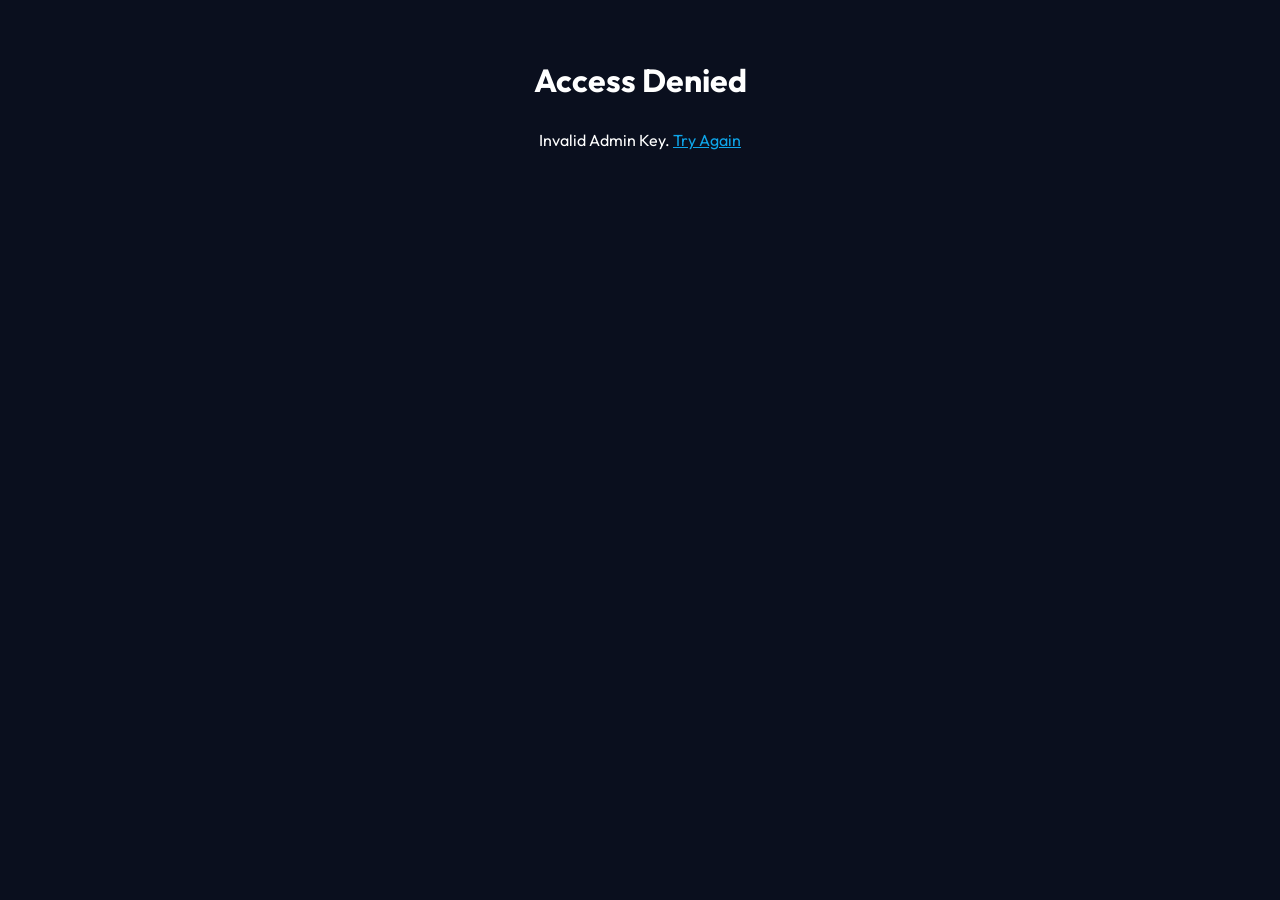
<file: admin.html>
<!DOCTYPE html>
<html lang="en">
<head>
  <meta charset="UTF-8">
  <title>Admin Dashboard | Elevate Global</title>
  <link href="https://fonts.googleapis.com/css2?family=Outfit:wght@400;600;700;800&display=swap" rel="stylesheet"/>
  <link rel="stylesheet" href="https://cdnjs.cloudflare.com/ajax/libs/font-awesome/6.5.0/css/all.min.css"/>
  <style>
    * {box-sizing:border-box;margin:0;padding:0;}
    body {font-family:'Outfit',sans-serif;background:#0a0f1e;color:#cbd5e1;padding:20px;}
    .sidebar {width:250px;position:fixed;top:0;left:0;bottom:0;background:#141c2f;padding:30px 20px;border-right:1px solid rgba(255,255,255,.05);}
    .sidebar h2 {color:#fff;margin-bottom:40px;font-size:1.5rem;font-weight:800;display:flex;align-items:center;gap:10px;}
    .nav-btn {display:flex;align-items:center;gap:12px;width:100%;padding:14px 16px;background:none;border:none;color:#94a3b8;font-family:'Outfit',sans-serif;font-size:.95rem;font-weight:600;cursor:pointer;border-radius:10px;text-align:left;margin-bottom:10px;transition:all .3s;}
    .nav-btn:hover, .nav-btn.active {color:#fff;background:rgba(14,165,233,.15);color:#0ea5e9;}
    .main {margin-left:250px;padding:20px 40px;}
    h1 {color:#fff;margin-bottom:30px;font-size:2rem;}
    .tab-content {display:none;}
    .tab-content.active {display:block;}
    .card-grid {display:grid;grid-template-columns:repeat(3,1fr);gap:20px;margin-bottom:40px;}
    .card {background:#141c2f;padding:24px;border-radius:16px;border:1px solid rgba(255,255,255,.05);}
    .card .num {font-size:2.4rem;font-weight:800;background:linear-gradient(135deg,#0ea5e9,#7c3aed);-webkit-background-clip:text;-webkit-text-fill-color:transparent;}
    .card .lbl {font-size:.85rem;color:#64748b;margin-top:5px;font-weight:600;}
    table {width:100%;border-collapse:collapse;background:#141c2f;border-radius:14px;overflow:hidden;}
    th {background:rgba(14,165,233,.08);color:#0ea5e9;text-align:left;padding:16px;font-size:.85rem;text-transform:uppercase;}
    td {padding:16px;border-top:1px solid rgba(255,255,255,.05);font-size:.9rem;vertical-align:middle;}
    tr:hover td {background:rgba(255,255,255,.02);}
    .btn {padding:6px 14px;border:none;border-radius:6px;font-family:'Outfit';font-weight:600;cursor:pointer;font-size:.8rem;transition:all .2s;}
    .btn-green {background:rgba(16,185,129,.15);color:#10b981;}
    .btn-green:hover {background:#10b981;color:#fff;}
    .badge {padding:4px 10px;border-radius:50px;font-size:.75rem;}
    .b-pending {background:rgba(245,158,11,.1);color:#f59e0b;}
    .b-paid {background:rgba(14,165,233,.1);color:#0ea5e9;}
    .b-enrolled {background:rgba(16,185,129,.1);color:#10b981;}
    
    .course-card {background:#141c2f;border:1px solid rgba(255,255,255,.08);border-radius:16px;padding:24px;margin-bottom:20px;}
    .cc-header {display:flex;justify-content:space-between;align-items:center;margin-bottom:20px;}
    .cc-header h3 {color:#fff;font-size:1.3rem;}
    .inp {background:#0a0f1e;border:1px solid rgba(255,255,255,.1);color:#fff;padding:10px 14px;border-radius:8px;font-family:'Outfit';width:100%;margin-bottom:10px;}
    .mod-list {list-style:none;margin:16px 0;}
    .mod-list li {background:rgba(255,255,255,.03);padding:10px 14px;border-radius:8px;margin-bottom:8px;font-size:.85rem;display:flex;justify-content:space-between;align-items:center;}
    .mod-list li a {color:#0ea5e9;text-decoration:none;}
  </style>
</head>
<body>

  <div class="sidebar">
    <h2><i class="fas fa-layer-group"></i> Elevate</h2>
    <a href="/" style="color:#64748b;text-decoration:none;font-size:.85rem;margin-bottom:30px;display:block;">← Back to Website</a>
    <button class="nav-btn active" onclick="showTab('dashboard')"><i class="fas fa-chart-pie"></i> Dashboard</button>
    <button class="nav-btn" onclick="showTab('inquiries')"><i class="fas fa-inbox"></i> Inquiries</button>
    <button class="nav-btn" onclick="showTab('courses')"><i class="fas fa-book-open"></i> Course Manager</button>
    <button class="nav-btn" onclick="showTab('users')"><i class="fas fa-users"></i> Users</button>
  </div>

  <div class="main">
    <div id="tab-dashboard" class="tab-content active">
      <h1>Overview</h1>
      <div class="card-grid">
        <div class="card"><div class="num" id="ss-adms">0</div><div class="lbl">Total Enrollments</div></div>
        <div class="card"><div class="num" id="ss-msg">0</div><div class="lbl">Contact Messages</div></div>
        <div class="card"><div class="num" id="ss-users">0</div><div class="lbl">Registered Users</div></div>
      </div>
    </div>

    <div id="tab-inquiries" class="tab-content">
      <h1>Inquiries & Admissions</h1>
      <table id="table-inq">
        <thead>
          <tr><th>ID</th><th>Date</th><th>Name</th><th>Email / Phone</th><th>Program</th><th>Status</th><th>Action</th></tr>
        </thead>
        <tbody></tbody>
      </table>
    </div>

    <div id="tab-courses" class="tab-content">
      <h1>Course Manager (LMS)</h1>
      <div id="courses-container"></div>
    </div>

    <div id="tab-users" class="tab-content">
      <div style="display:flex;justify-content:space-between;align-items:center;margin-bottom:20px;">
        <h1>Registered Users</h1>
        <button class="btn btn-green" onclick="editUser('', '', '')">+ Add New User</button>
      </div>
      
      <div id="user-form" style="display:none;background:rgba(255,255,255,.02);padding:20px;border-radius:12px;margin-bottom:30px;border:1px solid rgba(255,255,255,.1);">
        <h3 id="uf-title" style="margin-bottom:15px;color:#0ea5e9;">Add / Edit User</h3>
        <div style="display:grid;grid-template-columns:1fr 1fr;gap:15px;margin-bottom:15px;">
          <div><label style="font-size:.85rem;color:#94a3b8;">Email Address</label><input type="email" id="uf-email" class="inp" placeholder="student@email.com"/></div>
          <div><label style="font-size:.85rem;color:#94a3b8;">Full Name</label><input type="text" id="uf-name" class="inp" placeholder="John Doe"/></div>
          <div><label style="font-size:.85rem;color:#94a3b8;">Password</label><input type="text" id="uf-pass" class="inp" placeholder="Leave empty to keep existing"/></div>
          <div><label style="font-size:.85rem;color:#94a3b8;">Enrolled Courses (comma separated IDs)</label><input type="text" id="uf-courses" class="inp" placeholder="video, photo"/></div>
        </div>
        <div style="display:flex;gap:10px;">
          <button class="btn btn-green" onclick="saveUser()">Save User</button>
          <button class="btn" style="background:#334155;color:#fff;" onclick="document.getElementById('user-form').style.display='none'">Cancel</button>
        </div>
      </div>

      <table id="table-users">
        <thead>
          <tr><th>Email</th><th>Name</th><th>Enrolled Courses</th><th>Action</th></tr>
        </thead>
        <tbody></tbody>
      </table>
    </div>
  </div>

  <script>
    let db = { submissions: [], courses: {}, users: {} };
    let adminKey = sessionStorage.getItem('adminKey');

    async function loadData() {
      if(!adminKey) {
          adminKey = prompt("Please enter Admin Key (Hint: elevate_admin_2026):");
          if(!adminKey) {
             document.body.innerHTML = '<div style="color:#fff;padding:40px;text-align:center;"><h1>Access Denied</h1><p>Invalid Admin Key. <a href="admin.html" style="color:#0ea5e9;">Try Again</a></p></div>';
             return;
          }
          sessionStorage.setItem('adminKey', adminKey);
      }

      try {
        const r = await fetch(`/api/admin/data?key=${adminKey}`);
        if(r.status === 403) {
            sessionStorage.removeItem('adminKey');
            alert("Invalid Key. Please try again.");
            location.reload();
            return;
        }
        db = await r.json();
        renderDashboard();
      } catch(e) {
        console.error("Failed to fetch admin data", e);
        document.body.innerHTML = '<div style="color:#fff;padding:40px;text-align:center;"><h1>Server Error</h1><p>Could not connect to the backend. Is the server running?</p></div>';
      }
    }

    function showTab(t) {
      document.querySelectorAll('.tab-content').forEach(el=>el.classList.remove('active'));
      document.querySelectorAll('.nav-btn').forEach(btn=>btn.classList.remove('active'));
      document.getElementById('tab-'+t).classList.add('active');
      event.currentTarget.classList.add('active');
    }

    function renderDashboard() {
      // stats
      document.getElementById('ss-adms').innerText = db.submissions.filter(s=>s.type==='admission').length;
      document.getElementById('ss-msg').innerText = db.submissions.filter(s=>s.type==='contact').length;
      document.getElementById('ss-users').innerText = Object.keys(db.users).length;

      // Inquiries
      const tblAdms = document.querySelector('#table-inq tbody');
      tblAdms.innerHTML = "";
      db.submissions.slice().reverse().forEach(s => {
        let badge = `<span class="badge b-pending">Pending</span>`;
        if(s.status === 'Paid') badge = `<span class="badge b-paid">Paid</span>`;
        if(s.status === 'Enrolled') badge = `<span class="badge b-enrolled">Enrolled</span>`;
        
        let action = "";
        if(s.type === 'admission' && s.status !== 'Enrolled') {
           action = `<button class="btn btn-green" onclick="markEnrolled('${s.id}')">Enroll Student</button>`;
        }

        tblAdms.innerHTML += `<tr>
          <td>${s.id}</td>
          <td style="color:#64748b;font-size:.8rem;">${s.timestamp}</td>
          <td><b>${s.name}</b><br/><small style="color:#64748b">${s.type.toUpperCase()}</small></td>
          <td>${s.email}<br/><small style="color:#64748b">${s.phone||''}</small></td>
          <td style="max-width:200px;">${s.program||s.subject||'-'}<br/><small style="color:#64748b">${s.message||''}</small></td>
          <td>${badge}</td>
          <td>${action}</td>
        </tr>`;
      });

      // Users
      const tblUsers = document.querySelector('#table-users tbody');
      tblUsers.innerHTML = "";
      Object.keys(db.users).forEach(em => {
        let u = db.users[em];
        let ctags = u.enrolled.map(c=>`<span class="badge b-paid" style="margin-right:5px;">${c}</span>`).join('');
        let crsStr = u.enrolled.join(',');
        tblUsers.innerHTML += `<tr>
          <td>${em}</td>
          <td>${u.name}</td>
          <td>${ctags||'-'}</td>
          <td><button class="btn btn-green" style="padding:4px 8px;font-size:.7rem;" onclick="editUser('${em}', '${u.name}', '${crsStr}')">Edit</button></td>
        </tr>`;
      });

      // Courses
      const cCont = document.getElementById('courses-container');
      cCont.innerHTML = "";
      Object.keys(db.courses).forEach(cid => {
        let c = db.courses[cid];
        let mods = c.modules || [];
        let modHtml = mods.map(m=>`<li><span>${m.title}</span> <a href="${m.link}" target="_blank">View File <i class="fas fa-external-link-alt"></i></a></li>`).join('');

        cCont.innerHTML += `
        <div class="course-card">
          <div class="cc-header">
            <h3>${c.title} <span class="badge b-paid">${cid}</span></h3>
          </div>
          <div style="display:grid;grid-template-columns:1fr 1fr;gap:20px;">
            <div>
              <p style="font-size:.85rem;color:#64748b;margin-bottom:8px;">Live Class Link (Google Meet)</p>
              <div style="display:flex;gap:10px;">
                <input type="text" class="inp" id="meet-${cid}" value="${c.meet_link||''}" placeholder="https://meet.google.com/..."/>
                <button class="btn btn-green" style="height:40px;" onclick="updateMeet('${cid}')">Save</button>
              </div>
            </div>
            <div>
              <p style="font-size:.85rem;color:#64748b;margin-bottom:8px;">Add New Module/Note</p>
              <div style="display:flex;gap:10px;margin-bottom:10px;">
                <input type="text" class="inp" id="modT-${cid}" placeholder="Mod Title (e.g. Chapter 1)"/>
                <input type="text" class="inp" id="modL-${cid}" placeholder="URL link to PDF/Video"/>
              </div>
              <button class="btn btn-green" onclick="addModule('${cid}')">Add Module</button>
            </div>
          </div>
          <h4 style="color:#fff;margin-top:24px;font-size:.95rem;border-bottom:1px solid rgba(255,255,255,.05);padding-bottom:10px;">Existing Modules (${mods.length})</h4>
          <ul class="mod-list">${modHtml || '<li style="color:#64748b;">No modules added yet</li>'}</ul>
        </div>
        `;
      });
    }

    async function markEnrolled(id) {
      if(!confirm("Mark this user as Enrolled? This will generate a login for them.")) return;
      await fetch('/api/admin/action', {
        method:'POST',
        headers:{'Content-Type':'application/json'},
        body: JSON.stringify({action:'mark_enrolled', id:id, key: adminKey})
      });
      loadData();
      alert("User Enrolled Successfully!");
    }

    async function updateMeet(cid) {
      let val = document.getElementById(`meet-${cid}`).value;
      await fetch('/api/admin/course', {
        method:'POST',
        headers:{'Content-Type':'application/json'},
        body: JSON.stringify({action:'update_meet', course_id:cid, meet_link:val, key: adminKey})
      });
      loadData();
      alert("Meet link updated");
    }

    async function addModule(cid) {
      let t = document.getElementById(`modT-${cid}`).value;
      let l = document.getElementById(`modL-${cid}`).value;
      if(!t || !l) return alert("Please fill title and link");
      await fetch('/api/admin/course', {
        method:'POST',
        headers:{'Content-Type':'application/json'},
        body: JSON.stringify({action:'add_module', course_id:cid, title:t, link:l, key: adminKey})
      });
      loadData();
      alert("Module added");
    }

    function editUser(em, name, crs) {
      document.getElementById('user-form').style.display = 'block';
      document.getElementById('uf-email').value = em;
      document.getElementById('uf-email').disabled = em ? true : false;
      document.getElementById('uf-name').value = name;
      document.getElementById('uf-pass').value = '';
      document.getElementById('uf-courses').value = crs;
      document.getElementById('uf-title').innerText = em ? "Edit User: " + em : "Add New User";
    }

    async function saveUser() {
      let em = document.getElementById('uf-email').value;
      let name = document.getElementById('uf-name').value;
      let pass = document.getElementById('uf-pass').value;
      let crs = document.getElementById('uf-courses').value.split(',').map(s=>s.trim()).filter(s=>s);
      
      if(!em) return alert("Email is required!");
      
      await fetch('/api/admin/action', {
        method:'POST',
        headers:{'Content-Type':'application/json'},
        body: JSON.stringify({action:'save_user', email:em, name:name, password:pass, enrolled:crs, key: adminKey})
      });
      document.getElementById('user-form').style.display = 'none';
      loadData();
      alert("User Saved Successfully!");
    }

    loadData();
  </script>
</body>
</html>
</file>
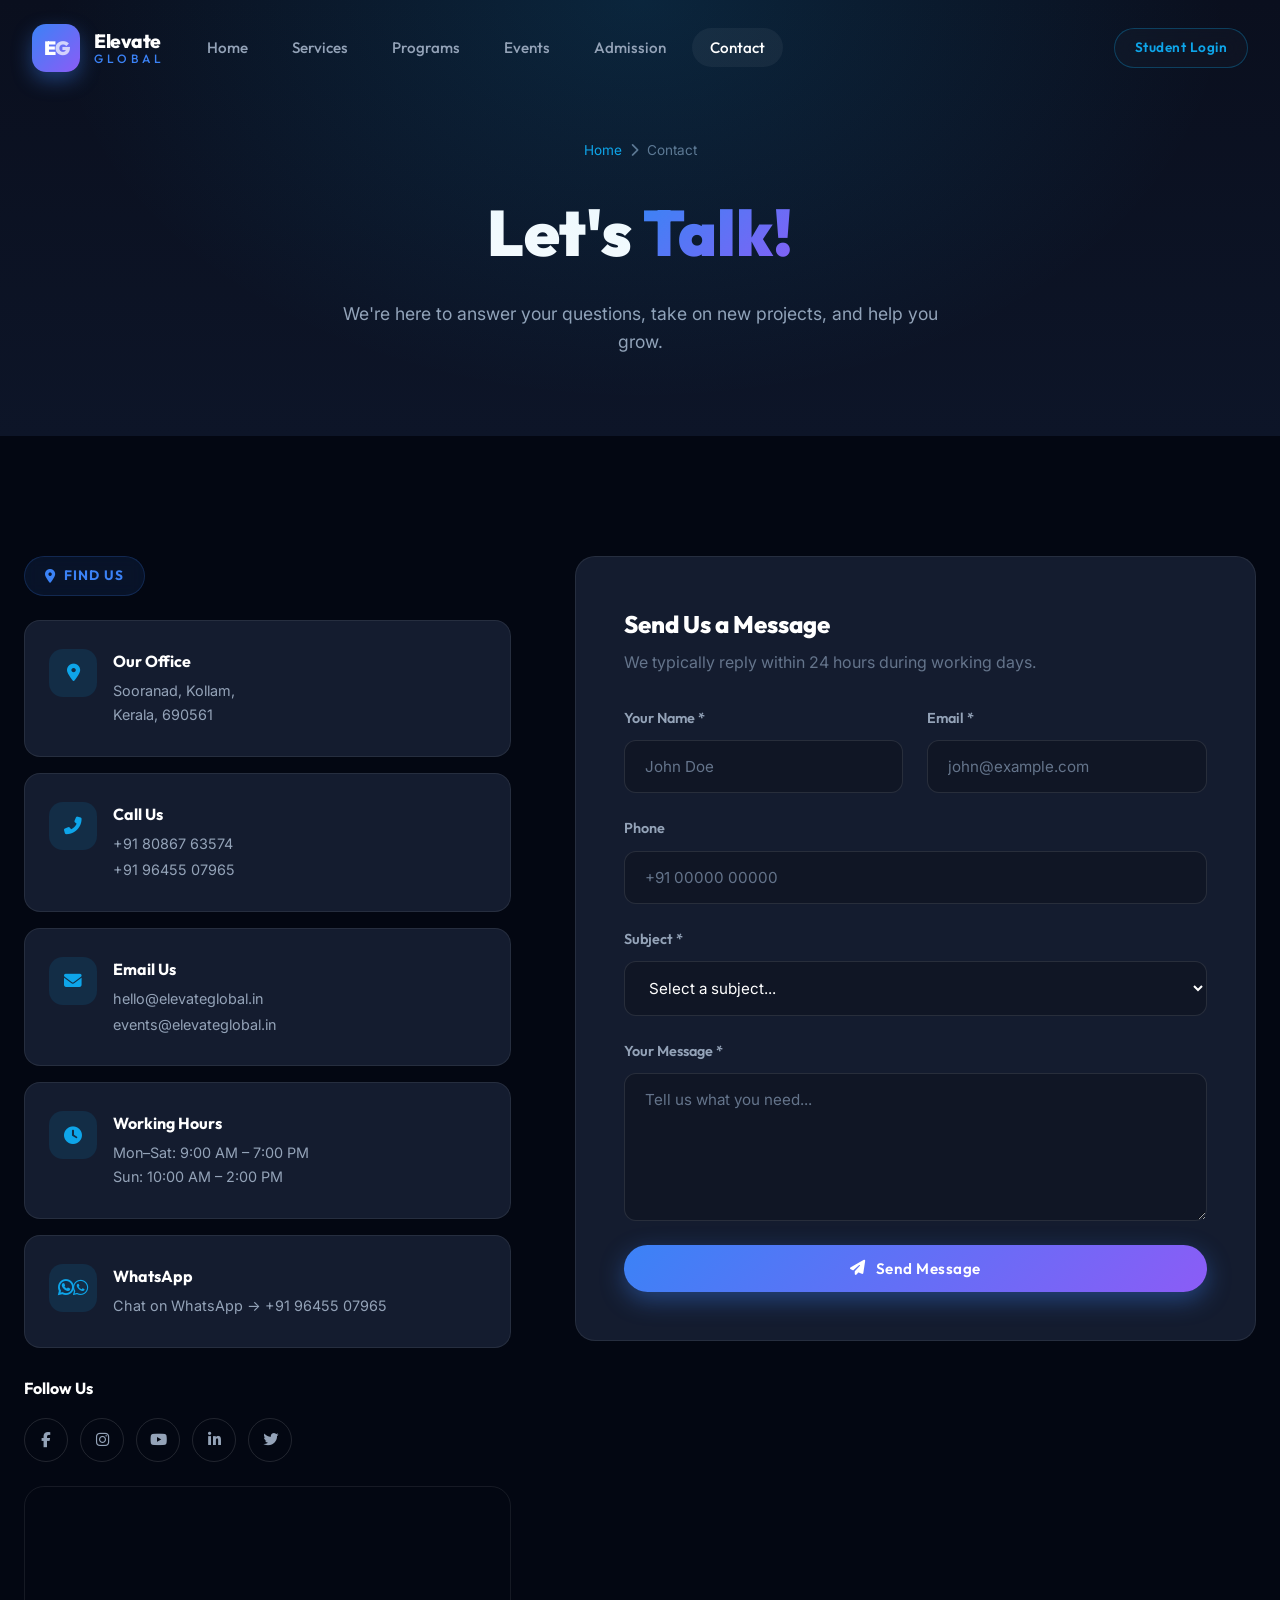
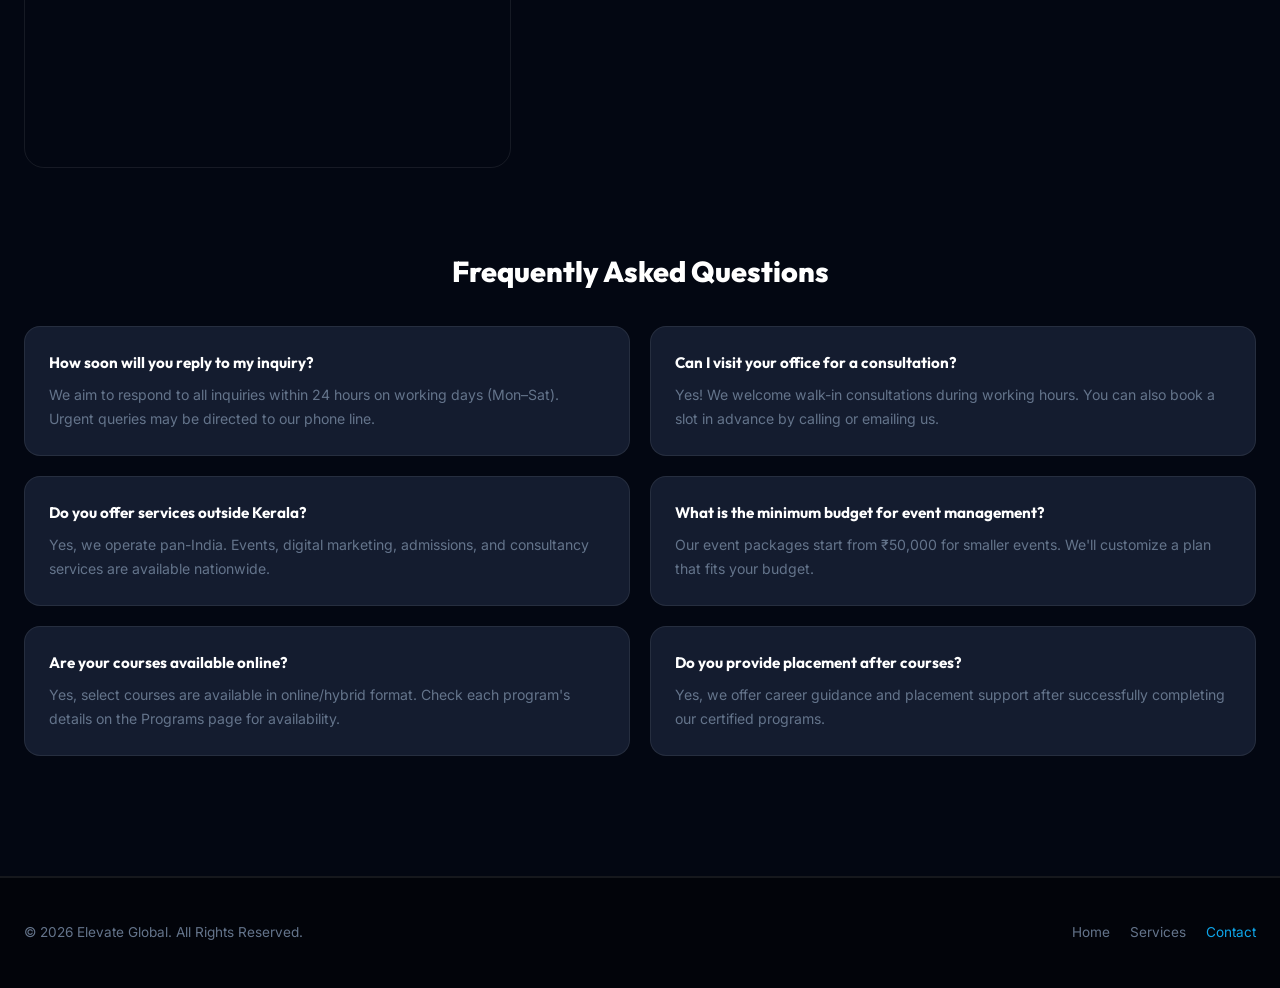
<file: contact.html>
<!DOCTYPE html>
<html lang="en">
<head>
  <meta charset="UTF-8"/>
  <meta name="viewport" content="width=device-width, initial-scale=1.0"/>
  <title>Contact Us | Elevate Global</title>
  <meta name="description" content="Get in touch with Elevate Global. Send us a message, call us, or visit our office in Kochi. We'd love to hear from you."/>
  <link rel="preconnect" href="https://fonts.googleapis.com"/>
  <link href="https://fonts.googleapis.com/css2?family=Outfit:wght@300;400;500;600;700;800;900&family=Inter:wght@300;400;500;600&display=swap" rel="stylesheet"/>
  <link rel="stylesheet" href="https://cdnjs.cloudflare.com/ajax/libs/font-awesome/6.5.0/css/all.min.css"/>
  <link rel="stylesheet" href="style.css"/>
  <style>
    .page-hero{padding:140px 0 80px;text-align:center;background:linear-gradient(180deg,#0a0f1e,#0d1528);position:relative;overflow:hidden;}
    .page-hero::before{content:'';position:absolute;inset:0;background:radial-gradient(ellipse at 50% 0%,rgba(14,165,233,.15),transparent 65%);}
    .page-hero h1{font-family:'Outfit',sans-serif;font-size:clamp(2.5rem,6vw,4rem);font-weight:900;color:#fff;margin-bottom:16px;}
    .page-hero p{font-size:1.1rem;color:#94a3b8;max-width:600px;margin:0 auto;}
    .breadcrumb{display:flex;align-items:center;justify-content:center;gap:8px;margin-bottom:20px;font-size:.85rem;color:#64748b;}
    .breadcrumb a{color:#0ea5e9;text-decoration:none;}
    .contact-full{display:grid;grid-template-columns:1fr 1.4fr;gap:64px;}
    .contact-card{background:#141c2f;border:1px solid rgba(255,255,255,.08);border-radius:16px;padding:28px 24px;display:flex;gap:16px;margin-bottom:16px;transition:all .3s;}
    .contact-card:hover{border-color:rgba(14,165,233,.3);transform:translateX(5px);}
    .cc-icon{width:48px;height:48px;background:rgba(14,165,233,.12);border-radius:14px;display:flex;align-items:center;justify-content:center;color:#0ea5e9;font-size:1.1rem;flex-shrink:0;}
    .cc-info h4{font-family:'Outfit',sans-serif;font-weight:700;color:#fff;margin-bottom:4px;}
    .cc-info p,.cc-info a{font-size:.9rem;color:#94a3b8;line-height:1.7;transition:color .3s;}
    .cc-info a:hover{color:#0ea5e9;}
    .map-embed{border-radius:20px;overflow:hidden;margin-top:24px;border:1px solid rgba(255,255,255,.08);}
    .map-embed iframe{display:block;width:100%;height:280px;border:none;filter:grayscale(60%) invert(90%) hue-rotate(180deg);}
    .social-section h4{font-family:'Outfit',sans-serif;font-weight:700;color:#fff;margin-bottom:16px;margin-top:28px;}
    .social-row{display:flex;gap:12px;}
    .s-link{width:44px;height:44px;border-radius:50%;border:1.5px solid rgba(255,255,255,.12);display:flex;align-items:center;justify-content:center;color:#94a3b8;font-size:.95rem;transition:all .3s;}
    .s-link:hover{background:#0ea5e9;border-color:#0ea5e9;color:#fff;transform:translateY(-3px);}
    .contact-big-form{background:#141c2f;border:1px solid rgba(255,255,255,.08);border-radius:20px;padding:48px;}
    .contact-big-form h3{font-family:'Outfit',sans-serif;font-size:1.5rem;font-weight:800;color:#fff;margin-bottom:6px;}
    .contact-big-form .sub{color:#64748b;margin-bottom:32px;}
    .status-msg{display:none;padding:16px 20px;border-radius:12px;font-family:'Outfit',sans-serif;font-weight:600;margin-top:12px;text-align:center;}
    .status-msg.success{background:rgba(16,185,129,.15);border:1px solid rgba(16,185,129,.3);color:#10b981;display:block;}
    .status-msg.error{background:rgba(239,68,68,.15);border:1px solid rgba(239,68,68,.3);color:#ef4444;display:block;}
    .faq-section{margin-top:80px;}
    .faq-section h2{font-family:'Outfit',sans-serif;font-size:1.8rem;font-weight:800;color:#fff;margin-bottom:32px;text-align:center;}
    .faq-grid{display:grid;grid-template-columns:repeat(2,1fr);gap:20px;}
    .faq-item{background:#141c2f;border:1px solid rgba(255,255,255,.08);border-radius:16px;padding:24px;}
    .faq-item h4{font-family:'Outfit',sans-serif;font-weight:700;color:#fff;margin-bottom:8px;font-size:.95rem;}
    .faq-item p{font-size:.88rem;color:#64748b;line-height:1.7;}
    @media(max-width:900px){.contact-full{grid-template-columns:1fr;gap:40px;}.faq-grid{grid-template-columns:1fr;}}
  </style>
</head>
<body>
  <header id="navbar" class="navbar">
    <div class="nav-container">
      <a href="index.html" class="nav-logo">
        <div class="logo-mark"><span class="logo-e">E</span><span class="logo-g">G</span></div>
        <div class="logo-text"><span class="logo-name">Elevate</span><span class="logo-sub">Global</span></div>
      </a>
      <nav class="nav-menu" id="nav-menu">
        <ul class="nav-list">
          <li><a href="index.html" class="nav-link">Home</a></li>
          <li><a href="services.html" class="nav-link">Services</a></li>
          <li><a href="programs.html" class="nav-link">Programs</a></li>
          <li><a href="events.html" class="nav-link">Events</a></li>
          <li><a href="admission.html" class="nav-link">Admission</a></li>
          <li><a href="contact.html" class="nav-link active">Contact</a></li>
        </ul>
      </nav>
      <div class="nav-actions" style="display:flex;gap:12px;align-items:center;margin-left:auto;">
         <a href="login.html" class="btn btn-outline" id="nav-auth-btn" style="padding:8px 20px;font-size:.85rem;border-color:rgba(14,165,233,.3);color:#0ea5e9;">Student Login</a>
      </div>
      <button class="hamburger" id="hamburger" aria-label="Toggle navigation"><span></span><span></span><span></span></button>
    </div>
  </header>

  <div class="page-hero">
    <div class="container">
      <div class="breadcrumb"><a href="index.html">Home</a> <i class="fas fa-chevron-right"></i> <span>Contact</span></div>
      <h1>Let's <span class="gradient-text">Talk!</span></h1>
      <p>We're here to answer your questions, take on new projects, and help you grow.</p>
    </div>
  </div>

  <section class="section-pad">
    <div class="container">
      <div class="contact-full">
        <div data-animate="fade-right">
          <div class="section-label"><i class="fas fa-map-marker-alt"></i> Find Us</div>

          <div class="contact-card">
            <div class="cc-icon"><i class="fas fa-map-marker-alt"></i></div>
            <div class="cc-info">
              <h4>Our Office</h4>
              <p>Sooranad, Kollam,<br/>Kerala, 690561</p>
            </div>
          </div>
          <div class="contact-card">
            <div class="cc-icon"><i class="fas fa-phone-alt"></i></div>
            <div class="cc-info">
              <h4>Call Us</h4>
              <a href="tel:+918086763574">+91 80867 63574</a><br/>
              <a href="tel:+919645507965">+91 96455 07965</a>
            </div>
          </div>
          <div class="contact-card">
            <div class="cc-icon"><i class="fas fa-envelope"></i></div>
            <div class="cc-info">
              <h4>Email Us</h4>
              <a href="mailto:hello@elevateglobal.in">hello@elevateglobal.in</a><br/>
              <a href="mailto:events@elevateglobal.in">events@elevateglobal.in</a>
            </div>
          </div>
          <div class="contact-card">
            <div class="cc-icon"><i class="fas fa-clock"></i></div>
            <div class="cc-info">
              <h4>Working Hours</h4>
              <p>Mon–Sat: 9:00 AM – 7:00 PM<br/>Sun: 10:00 AM – 2:00 PM</p>
            </div>
          </div>
          <div class="contact-card">
            <div class="cc-icon"><i class="fas fa-whatsapp" style="font-family:'Font Awesome 6 Brands';"></i><i class="fab fa-whatsapp"></i></div>
            <div class="cc-info">
              <h4>WhatsApp</h4>
              <a href="https://wa.me/919645507965" target="_blank">Chat on WhatsApp → +91 96455 07965</a>
            </div>
          </div>

          <div class="social-section">
            <h4>Follow Us</h4>
            <div class="social-row">
              <a href="#" class="s-link" aria-label="Facebook"><i class="fab fa-facebook-f"></i></a>
              <a href="#" class="s-link" aria-label="Instagram"><i class="fab fa-instagram"></i></a>
              <a href="#" class="s-link" aria-label="YouTube"><i class="fab fa-youtube"></i></a>
              <a href="#" class="s-link" aria-label="LinkedIn"><i class="fab fa-linkedin-in"></i></a>
              <a href="#" class="s-link" aria-label="Twitter"><i class="fab fa-twitter"></i></a>
            </div>
          </div>

          <div class="map-embed">
            <iframe
              src="https://maps.google.com/maps?q=Sooranad,%20Kollam,%20Kerala,%20690561&t=&z=13&ie=UTF8&iwloc=&output=embed"
              allowfullscreen="" loading="lazy" referrerpolicy="no-referrer-when-downgrade" title="Elevate Global Office Location">
            </iframe>
          </div>
        </div>

        <div data-animate="fade-left">
          <div class="contact-big-form">
            <h3>Send Us a Message</h3>
            <p class="sub">We typically reply within 24 hours during working days.</p>
            <form id="contact-page-form">
              <div class="form-row">
                <div class="form-group">
                  <label for="cp-name">Your Name *</label>
                  <input type="text" id="cp-name" name="name" placeholder="John Doe" required/>
                </div>
                <div class="form-group">
                  <label for="cp-email">Email *</label>
                  <input type="email" id="cp-email" name="email" placeholder="john@example.com" required/>
                </div>
              </div>
              <div class="form-group">
                <label for="cp-phone">Phone</label>
                <input type="tel" id="cp-phone" name="phone" placeholder="+91 00000 00000"/>
              </div>
              <div class="form-group">
                <label for="cp-subject">Subject *</label>
                <select id="cp-subject" name="subject" required>
                  <option value="" disabled selected>Select a subject...</option>
                  <option value="Advertisement">Advertisement Inquiry</option>
                  <option value="Media Production">Media Production</option>
                  <option value="Event Management">Event Management</option>
                  <option value="Courses">Add-On Courses</option>
                  <option value="Admission">Admission Counseling</option>
                  <option value="Internship">Internship Program</option>
                  <option value="Consultancy">Consultancy</option>
                  <option value="Partnership">Partnership / Collaboration</option>
                  <option value="Other">Other</option>
                </select>
              </div>
              <div class="form-group">
                <label for="cp-message">Your Message *</label>
                <textarea id="cp-message" name="message" rows="6" placeholder="Tell us what you need..." required></textarea>
              </div>
              <button type="submit" class="btn btn-primary full-width" id="cp-submit">
                <i class="fas fa-paper-plane"></i> Send Message
              </button>
            </form>
            <div class="status-msg" id="contact-status"></div>
          </div>
        </div>
      </div>

      <div class="faq-section" data-animate="fade-up">
        <h2>Frequently Asked Questions</h2>
        <div class="faq-grid">
          <div class="faq-item"><h4>How soon will you reply to my inquiry?</h4><p>We aim to respond to all inquiries within 24 hours on working days (Mon–Sat). Urgent queries may be directed to our phone line.</p></div>
          <div class="faq-item"><h4>Can I visit your office for a consultation?</h4><p>Yes! We welcome walk-in consultations during working hours. You can also book a slot in advance by calling or emailing us.</p></div>
          <div class="faq-item"><h4>Do you offer services outside Kerala?</h4><p>Yes, we operate pan-India. Events, digital marketing, admissions, and consultancy services are available nationwide.</p></div>
          <div class="faq-item"><h4>What is the minimum budget for event management?</h4><p>Our event packages start from ₹50,000 for smaller events. We'll customize a plan that fits your budget.</p></div>
          <div class="faq-item"><h4>Are your courses available online?</h4><p>Yes, select courses are available in online/hybrid format. Check each program's details on the Programs page for availability.</p></div>
          <div class="faq-item"><h4>Do you provide placement after courses?</h4><p>Yes, we offer career guidance and placement support after successfully completing our certified programs.</p></div>
        </div>
      </div>
    </div>
  </section>

  <footer class="footer">
    <div class="footer-bottom">
      <div class="container" style="display:flex;align-items:center;justify-content:space-between;flex-wrap:wrap;gap:12px;padding:20px 24px;">
        <p style="font-size:.85rem;color:#64748b;">© 2026 Elevate Global. All Rights Reserved.</p>
        <div style="display:flex;gap:20px;">
          <a href="index.html" style="font-size:.85rem;color:#64748b;">Home</a>
          <a href="services.html" style="font-size:.85rem;color:#64748b;">Services</a>
          <a href="contact.html" style="font-size:.85rem;color:#0ea5e9;">Contact</a>
        </div>
      </div>
    </div>
  </footer>
  <button class="back-top" id="back-top" aria-label="Back to top"><i class="fas fa-arrow-up"></i></button>

  <script>
    document.getElementById('hamburger').addEventListener('click',function(){this.classList.toggle('active');document.getElementById('nav-menu').classList.toggle('open');});
    window.addEventListener('scroll',()=>document.getElementById('back-top').classList.toggle('visible',window.scrollY>200));
    document.getElementById('back-top').addEventListener('click',()=>window.scrollTo({top:0,behavior:'smooth'}));
    const obs=new IntersectionObserver(entries=>entries.forEach(e=>{if(e.isIntersecting){e.target.classList.add('visible');obs.unobserve(e.target);}}),{threshold:.1});
    document.querySelectorAll('[data-animate]').forEach(el=>obs.observe(el));

    // Contact form → Backend
    document.getElementById('contact-page-form').addEventListener('submit', async function(e){
      e.preventDefault();
      const btn = document.getElementById('cp-submit');
      const statusEl = document.getElementById('contact-status');
      btn.innerHTML = '<i class="fas fa-spinner fa-spin"></i> Sending...';
      btn.disabled = true;
      statusEl.className = 'status-msg';
      statusEl.style.display = 'none';

      const data = Object.fromEntries(new FormData(this).entries());
      try {
        const res = await fetch('/api/contact', {
          method: 'POST',
          headers: {'Content-Type': 'application/json'},
          body: JSON.stringify(data)
        });
        const result = await res.json();
        if(result.success){
          this.reset();
          statusEl.innerHTML = '<i class="fas fa-check-circle"></i> ' + result.message + ' — Ref: ' + result.id;
          statusEl.className = 'status-msg success';
        } else {
          statusEl.innerHTML = '<i class="fas fa-times-circle"></i> Something went wrong. Please try again.';
          statusEl.className = 'status-msg error';
        }
      } catch(err){
        statusEl.innerHTML = '<i class="fas fa-times-circle"></i> Could not reach the server. Please email us at hello@elevateglobal.in';
        statusEl.className = 'status-msg error';
      }
      btn.innerHTML = '<i class="fas fa-paper-plane"></i> Send Message';
      btn.disabled = false;
    });
  </script>
</body>
</html>
</file>
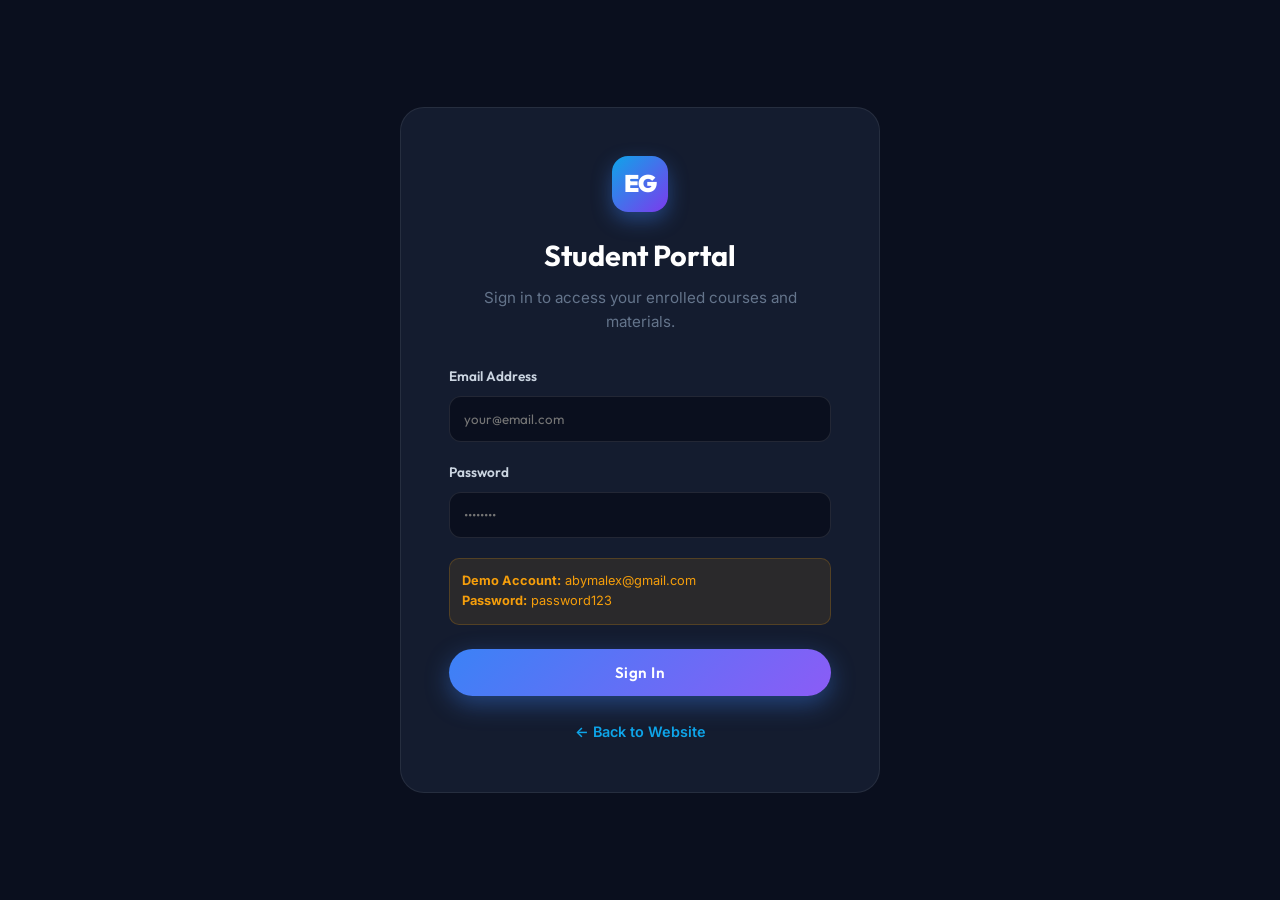
<file: login.html>
<!DOCTYPE html>
<html lang="en">
<head>
  <meta charset="UTF-8">
  <title>Student Login | Elevate Global</title>
  <link href="https://fonts.googleapis.com/css2?family=Outfit:wght@400;600;700;800&display=swap" rel="stylesheet"/>
  <link rel="stylesheet" href="https://cdnjs.cloudflare.com/ajax/libs/font-awesome/6.5.0/css/all.min.css"/>
  <link rel="stylesheet" href="style.css"/>
  <style>
    body {background:#0a0f1e;display:flex;align-items:center;justify-content:center;min-height:100vh;padding:20px;}
    .login-box {background:#141c2f;border:1px solid rgba(255,255,255,.08);border-radius:24px;padding:48px;width:100%;max-width:480px;text-align:center;}
    .logo-mark {background:linear-gradient(135deg,#0ea5e9,#7c3aed);color:#fff;width:56px;height:56px;border-radius:16px;display:flex;align-items:center;justify-content:center;font-size:1.5rem;font-weight:900;margin:0 auto 20px;}
    h1 {font-family:'Outfit';color:#fff;font-size:1.8rem;margin-bottom:8px;}
    p.sub {color:#64748b;font-size:.95rem;margin-bottom:32px;}
    .inp-group {text-align:left;margin-bottom:20px;}
    .inp-group label {display:block;color:#cbd5e1;font-size:.85rem;margin-bottom:8px;font-family:'Outfit';font-weight:600;}
    .inp-group input {width:100%;background:#0a0f1e;border:1px solid rgba(255,255,255,.1);color:#fff;padding:14px;border-radius:12px;font-family:'Outfit';outline:none;}
    .inp-group input:focus {border-color:#0ea5e9;}
    .error {color:#ef4444;background:rgba(239,68,68,.1);padding:10px;border-radius:8px;font-size:.85rem;margin-bottom:20px;display:none;}
    .back {display:inline-block;margin-top:24px;color:#0ea5e9;text-decoration:none;font-size:.9rem;font-weight:600;}
  </style>
</head>
<body>

  <div class="login-box">
    <div class="logo-mark">EG</div>
    <h1>Student Portal</h1>
    <p class="sub">Sign in to access your enrolled courses and materials.</p>
    
    <div class="error" id="err-msg">Invalid login credentials.</div>
    
    <form id="login-form">
      <div class="inp-group">
        <label>Email Address</label>
        <input type="email" id="email" required placeholder="your@email.com"/>
      </div>
      <div class="inp-group">
        <label>Password</label>
        <input type="password" id="password" required placeholder="••••••••"/>
      </div>
      <div style="background:rgba(245,158,11,.1);border:1px solid rgba(245,158,11,.2);padding:12px;border-radius:10px;margin-bottom:24px;font-size:.8rem;color:#f59e0b;text-align:left;">
        <b>Demo Account:</b> abymalex@gmail.com<br/>
        <b>Password:</b> password123
      </div>
      <button type="submit" class="btn btn-primary" style="width:100%;justify-content:center;" id="lbtn">Sign In</button>
    </form>
    
    <a href="/" class="back">← Back to Website</a>
  </div>

  <script>
    document.getElementById('login-form').addEventListener('submit', async (e) => {
      e.preventDefault();
      const btn = document.getElementById('lbtn');
      const err = document.getElementById('err-msg');
      btn.innerHTML = 'Signing in...';
      err.style.display = 'none';
      
      const payload = {
        email: document.getElementById('email').value,
        password: document.getElementById('password').value
      };
      
      try {
        const r = await fetch('/api/login', {
          method: 'POST',
          headers: {'Content-Type': 'application/json'},
          body: JSON.stringify(payload)
        });
        const res = await r.json();
        if(res.success) {
          window.location.href = '/dashboard.html';
        } else {
          err.innerText = res.message || 'Login failed';
          err.style.display = 'block';
        }
      } catch(e) {
        err.innerText = 'Connection error. The server may be starting up — please wait 5 seconds and try again.';
        err.style.display = 'block';
      }
      btn.innerHTML = 'Sign In';
    });
  </script>
</body>
</html>
</file>
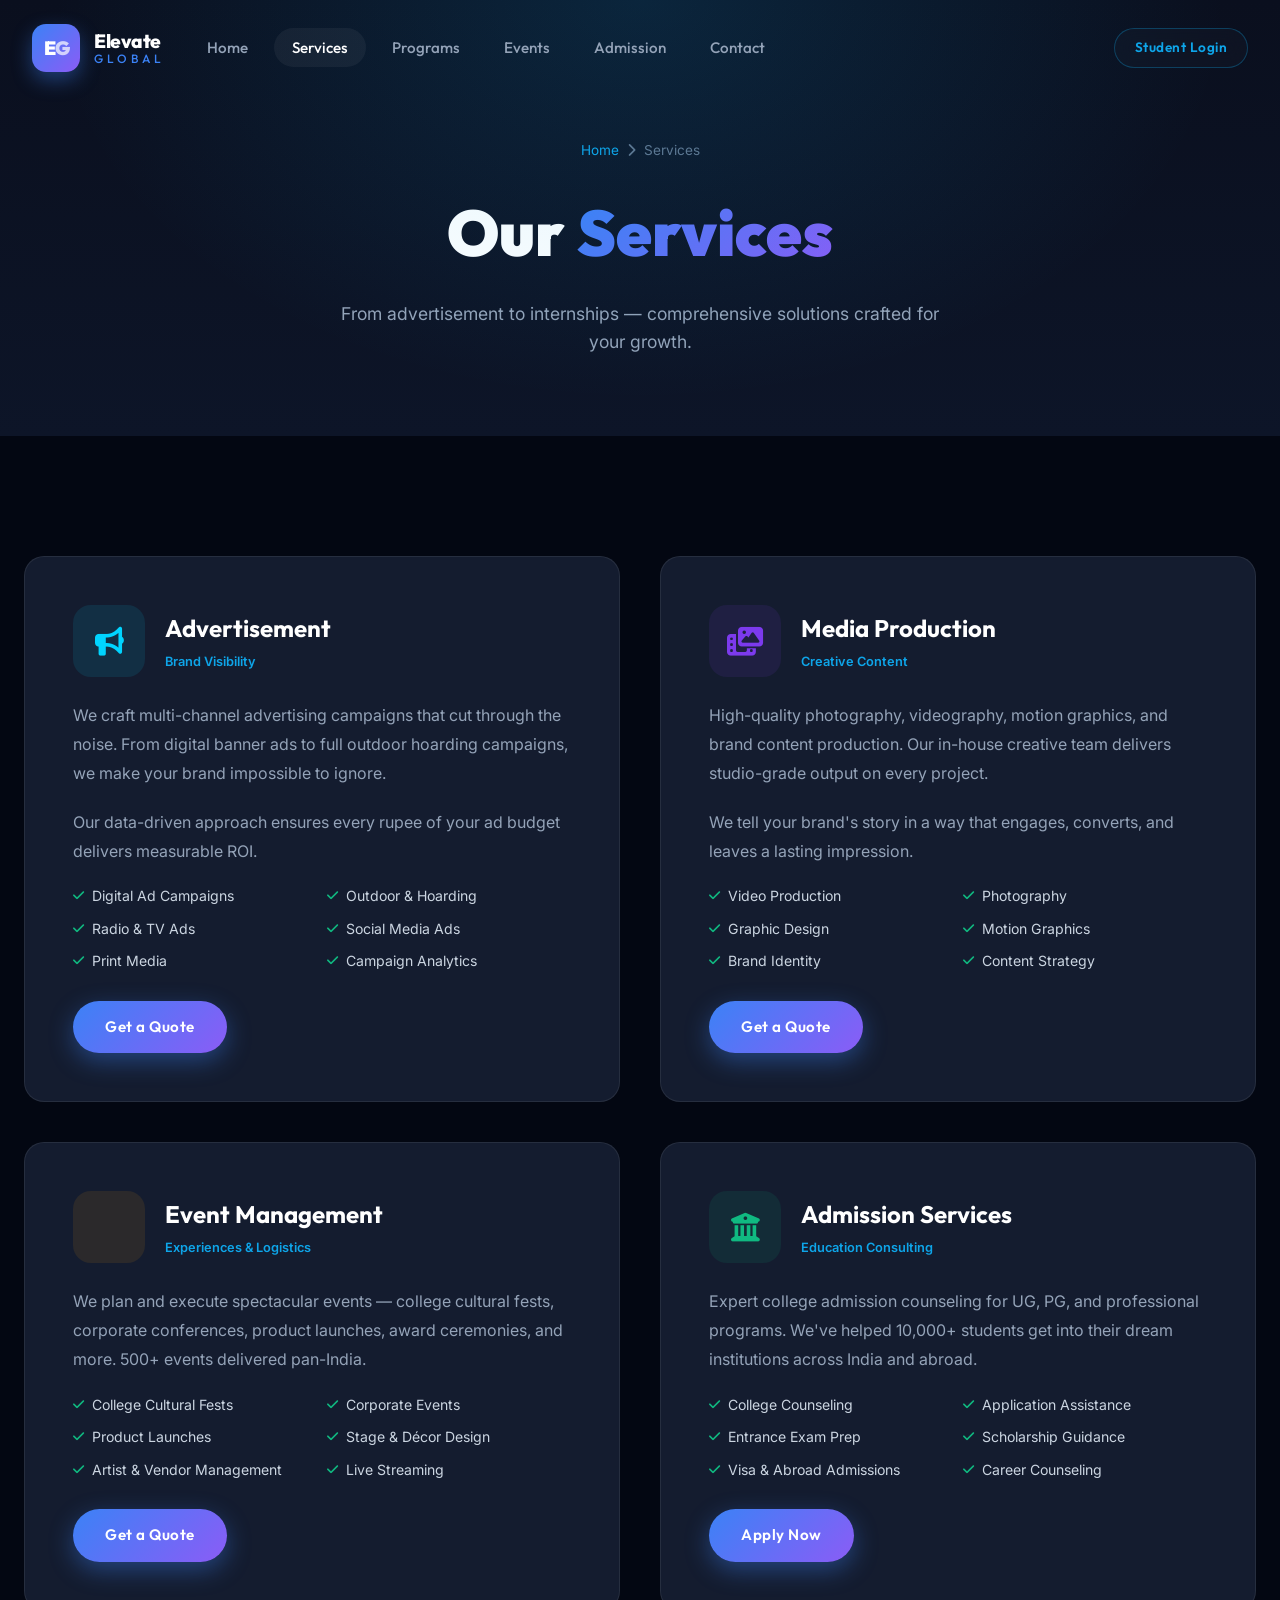
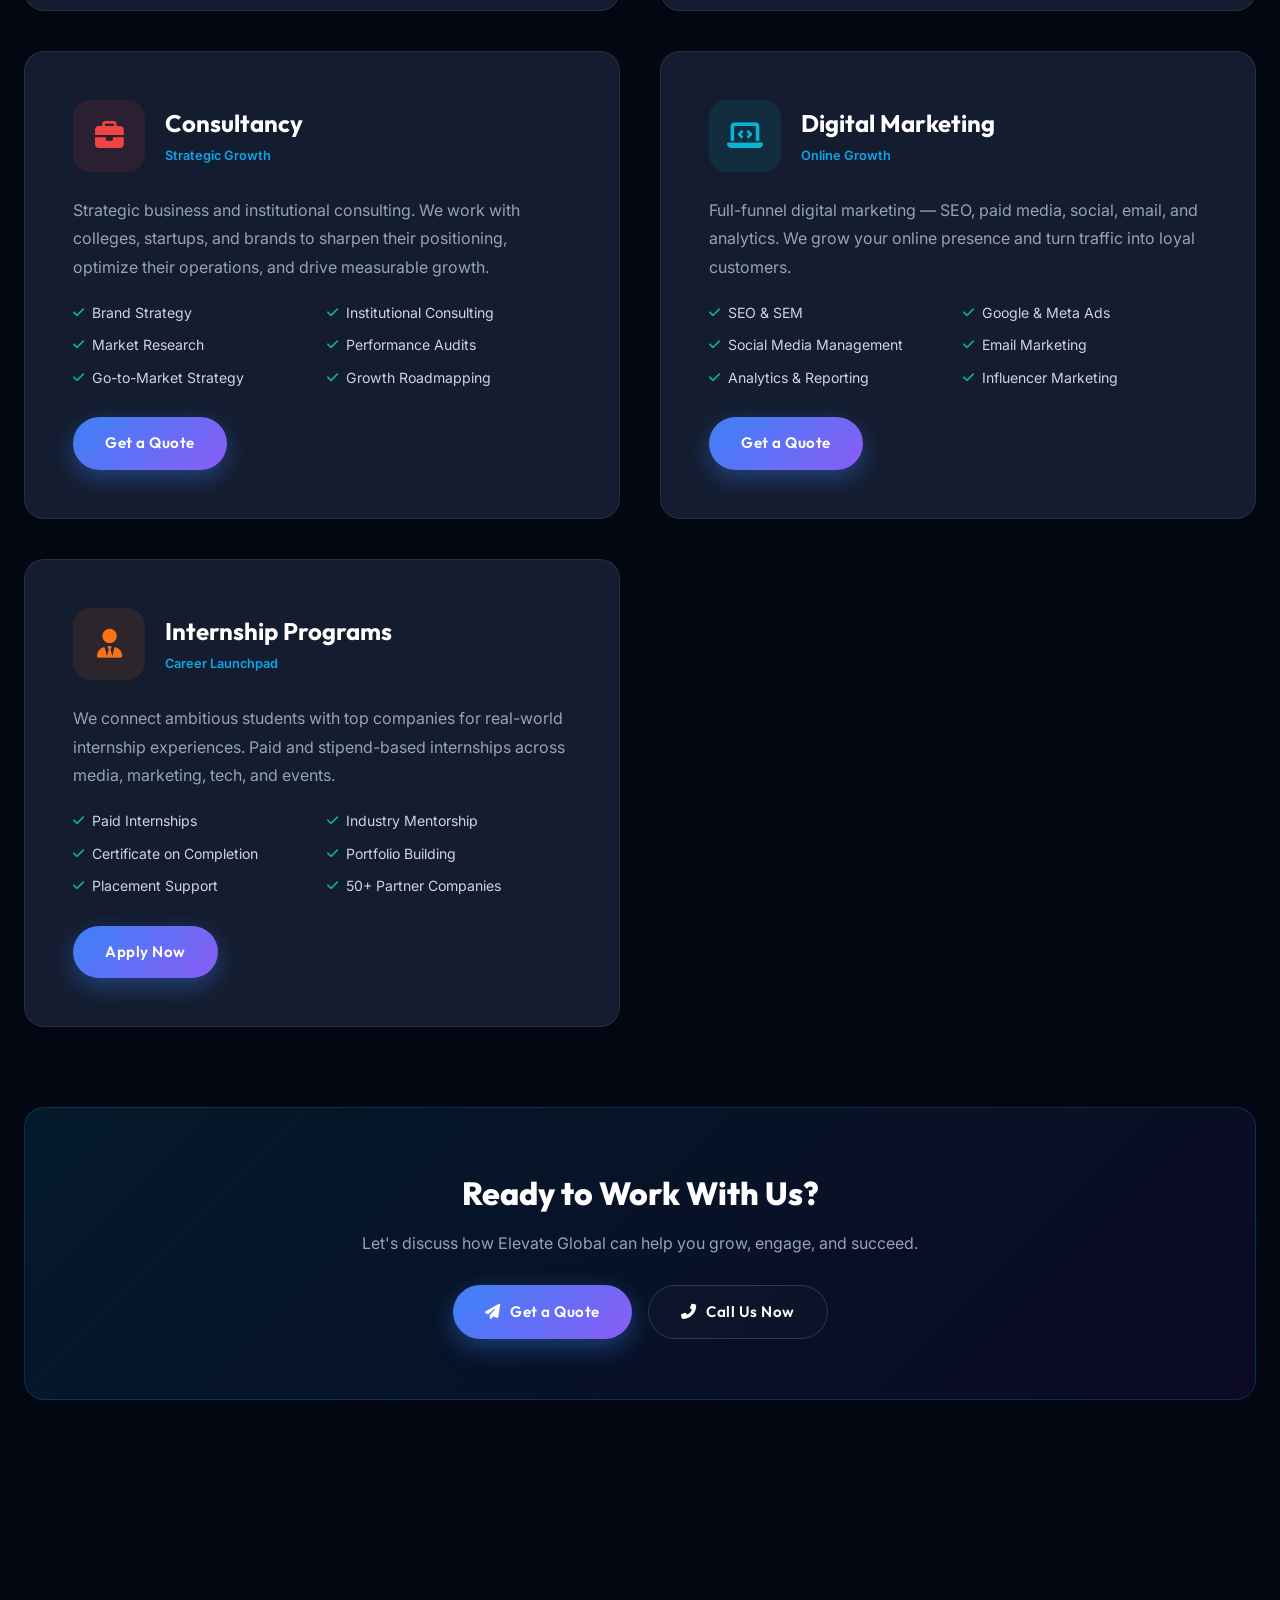
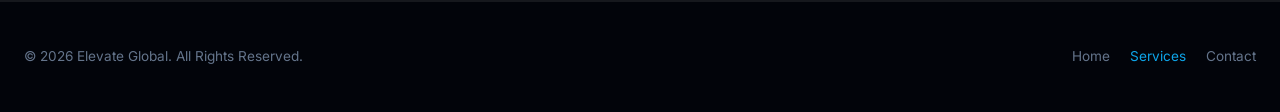
<file: services.html>
<!DOCTYPE html>
<html lang="en">
<head>
  <meta charset="UTF-8"/>
  <meta name="viewport" content="width=device-width, initial-scale=1.0"/>
  <title>Our Services | Elevate Global</title>
  <meta name="description" content="Explore Elevate Global's full range of services — Advertisement, Media Production, Events, Consultancy, Digital Marketing, Admissions, and Internships."/>
  <link rel="preconnect" href="https://fonts.googleapis.com"/>
  <link href="https://fonts.googleapis.com/css2?family=Outfit:wght@300;400;500;600;700;800;900&family=Inter:wght@300;400;500;600&display=swap" rel="stylesheet"/>
  <link rel="stylesheet" href="https://cdnjs.cloudflare.com/ajax/libs/font-awesome/6.5.0/css/all.min.css"/>
  <link rel="stylesheet" href="style.css"/>
  <style>
    .page-hero{padding:140px 0 80px;text-align:center;background:linear-gradient(180deg,rgba(10,15,30,1) 0%,rgba(13,21,40,1) 100%);position:relative;overflow:hidden;}
    .page-hero::before{content:'';position:absolute;inset:0;background:radial-gradient(ellipse at 50% 0%,rgba(14,165,233,0.15) 0%,transparent 65%);pointer-events:none;}
    .page-hero h1{font-family:'Outfit',sans-serif;font-size:clamp(2.5rem,6vw,4rem);font-weight:900;color:#fff;margin-bottom:16px;}
    .page-hero p{font-size:1.1rem;color:#94a3b8;max-width:600px;margin:0 auto;}
    .breadcrumb{display:flex;align-items:center;justify-content:center;gap:8px;margin-bottom:20px;font-size:.85rem;color:#64748b;}
    .breadcrumb a{color:#0ea5e9;text-decoration:none;}.breadcrumb a:hover{text-decoration:underline;}
    .services-detail-grid{display:grid;grid-template-columns:repeat(2,1fr);gap:40px;margin-bottom:80px;}
    .service-detail-card{background:#141c2f;border:1px solid rgba(255,255,255,.08);border-radius:20px;padding:48px;transition:all .3s ease;}
    .service-detail-card:hover{transform:translateY(-6px);border-color:rgba(14,165,233,.25);box-shadow:0 20px 60px rgba(0,0,0,.3);}
    .sdc-header{display:flex;align-items:center;gap:20px;margin-bottom:24px;}
    .sdc-icon{width:72px;height:72px;border-radius:18px;display:flex;align-items:center;justify-content:center;font-size:1.8rem;flex-shrink:0;}
    .sdc-header h2{font-family:'Outfit',sans-serif;font-size:1.5rem;font-weight:700;color:#fff;}
    .sdc-header span{font-size:.8rem;color:#0ea5e9;font-weight:600;}
    .sdc-body p{color:#94a3b8;line-height:1.8;margin-bottom:20px;}
    .sdc-features{display:grid;grid-template-columns:1fr 1fr;gap:10px;margin-bottom:28px;}
    .sdc-feat{display:flex;align-items:center;gap:8px;font-size:.88rem;color:#cbd5e1;}.sdc-feat i{color:#10b981;font-size:.8rem;}
    .cta-strip{background:linear-gradient(135deg,rgba(14,165,233,.12),rgba(124,58,237,.08));border:1px solid rgba(14,165,233,.2);border-radius:20px;padding:60px;text-align:center;margin-bottom:80px;}
    .cta-strip h2{font-family:'Outfit',sans-serif;font-size:2rem;font-weight:800;color:#fff;margin-bottom:12px;}
    .cta-strip p{color:#94a3b8;margin-bottom:28px;}
    @media(max-width:768px){.services-detail-grid{grid-template-columns:1fr;}.sdc-features{grid-template-columns:1fr;}}
  </style>
</head>
<body>
  <header id="navbar" class="navbar">
    <div class="nav-container">
      <a href="index.html" class="nav-logo">
        <div class="logo-mark"><span class="logo-e">E</span><span class="logo-g">G</span></div>
        <div class="logo-text"><span class="logo-name">Elevate</span><span class="logo-sub">Global</span></div>
      </a>
      <nav class="nav-menu" id="nav-menu">
        <ul class="nav-list">
          <li><a href="index.html" class="nav-link">Home</a></li>
          <li><a href="services.html" class="nav-link active">Services</a></li>
          <li><a href="programs.html" class="nav-link">Programs</a></li>
          <li><a href="events.html" class="nav-link">Events</a></li>
          <li><a href="admission.html" class="nav-link">Admission</a></li>
          <li><a href="contact.html" class="nav-link">Contact</a></li>
        </ul>
      </nav>
      <div class="nav-actions" style="display:flex;gap:12px;align-items:center;margin-left:auto;">
         <a href="login.html" class="btn btn-outline" id="nav-auth-btn" style="padding:8px 20px;font-size:.85rem;border-color:rgba(14,165,233,.3);color:#0ea5e9;">Student Login</a>
      </div>
      <button class="hamburger" id="hamburger" aria-label="Toggle navigation"><span></span><span></span><span></span></button>
    </div>
  </header>

  <div class="page-hero">
    <div class="container">
      <div class="breadcrumb"><a href="index.html">Home</a> <i class="fas fa-chevron-right"></i> <span>Services</span></div>
      <h1>Our <span class="gradient-text">Services</span></h1>
      <p>From advertisement to internships — comprehensive solutions crafted for your growth.</p>
    </div>
  </div>

  <section class="section-pad">
    <div class="container">
      <div class="services-detail-grid">

        <div class="service-detail-card" data-animate="fade-up">
          <div class="sdc-header">
            <div class="sdc-icon" style="background:rgba(0,212,255,.1);color:#00d4ff;"><i class="fas fa-bullhorn"></i></div>
            <div><h2>Advertisement</h2><span>Brand Visibility</span></div>
          </div>
          <div class="sdc-body">
            <p>We craft multi-channel advertising campaigns that cut through the noise. From digital banner ads to full outdoor hoarding campaigns, we make your brand impossible to ignore.</p>
            <p>Our data-driven approach ensures every rupee of your ad budget delivers measurable ROI.</p>
            <div class="sdc-features">
              <span class="sdc-feat"><i class="fas fa-check"></i> Digital Ad Campaigns</span>
              <span class="sdc-feat"><i class="fas fa-check"></i> Outdoor & Hoarding</span>
              <span class="sdc-feat"><i class="fas fa-check"></i> Radio & TV Ads</span>
              <span class="sdc-feat"><i class="fas fa-check"></i> Social Media Ads</span>
              <span class="sdc-feat"><i class="fas fa-check"></i> Print Media</span>
              <span class="sdc-feat"><i class="fas fa-check"></i> Campaign Analytics</span>
            </div>
            <a href="contact.html" class="btn btn-primary">Get a Quote</a>
          </div>
        </div>

        <div class="service-detail-card" data-animate="fade-up">
          <div class="sdc-header">
            <div class="sdc-icon" style="background:rgba(124,58,237,.1);color:#7c3aed;"><i class="fas fa-photo-video"></i></div>
            <div><h2>Media Production</h2><span>Creative Content</span></div>
          </div>
          <div class="sdc-body">
            <p>High-quality photography, videography, motion graphics, and brand content production. Our in-house creative team delivers studio-grade output on every project.</p>
            <p>We tell your brand's story in a way that engages, converts, and leaves a lasting impression.</p>
            <div class="sdc-features">
              <span class="sdc-feat"><i class="fas fa-check"></i> Video Production</span>
              <span class="sdc-feat"><i class="fas fa-check"></i> Photography</span>
              <span class="sdc-feat"><i class="fas fa-check"></i> Graphic Design</span>
              <span class="sdc-feat"><i class="fas fa-check"></i> Motion Graphics</span>
              <span class="sdc-feat"><i class="fas fa-check"></i> Brand Identity</span>
              <span class="sdc-feat"><i class="fas fa-check"></i> Content Strategy</span>
            </div>
            <a href="contact.html" class="btn btn-primary">Get a Quote</a>
          </div>
        </div>

        <div class="service-detail-card" data-animate="fade-up">
          <div class="sdc-header">
            <div class="sdc-icon" style="background:rgba(245,158,11,.1);color:#f59e0b;"><i class="fas fa-calendar-star"></i></div>
            <div><h2>Event Management</h2><span>Experiences & Logistics</span></div>
          </div>
          <div class="sdc-body">
            <p>We plan and execute spectacular events — college cultural fests, corporate conferences, product launches, award ceremonies, and more. 500+ events delivered pan-India.</p>
            <div class="sdc-features">
              <span class="sdc-feat"><i class="fas fa-check"></i> College Cultural Fests</span>
              <span class="sdc-feat"><i class="fas fa-check"></i> Corporate Events</span>
              <span class="sdc-feat"><i class="fas fa-check"></i> Product Launches</span>
              <span class="sdc-feat"><i class="fas fa-check"></i> Stage & Décor Design</span>
              <span class="sdc-feat"><i class="fas fa-check"></i> Artist & Vendor Management</span>
              <span class="sdc-feat"><i class="fas fa-check"></i> Live Streaming</span>
            </div>
            <a href="contact.html" class="btn btn-primary">Get a Quote</a>
          </div>
        </div>

        <div class="service-detail-card" data-animate="fade-up">
          <div class="sdc-header">
            <div class="sdc-icon" style="background:rgba(16,185,129,.1);color:#10b981;"><i class="fas fa-university"></i></div>
            <div><h2>Admission Services</h2><span>Education Consulting</span></div>
          </div>
          <div class="sdc-body">
            <p>Expert college admission counseling for UG, PG, and professional programs. We've helped 10,000+ students get into their dream institutions across India and abroad.</p>
            <div class="sdc-features">
              <span class="sdc-feat"><i class="fas fa-check"></i> College Counseling</span>
              <span class="sdc-feat"><i class="fas fa-check"></i> Application Assistance</span>
              <span class="sdc-feat"><i class="fas fa-check"></i> Entrance Exam Prep</span>
              <span class="sdc-feat"><i class="fas fa-check"></i> Scholarship Guidance</span>
              <span class="sdc-feat"><i class="fas fa-check"></i> Visa & Abroad Admissions</span>
              <span class="sdc-feat"><i class="fas fa-check"></i> Career Counseling</span>
            </div>
            <a href="admission.html" class="btn btn-primary">Apply Now</a>
          </div>
        </div>

        <div class="service-detail-card" data-animate="fade-up">
          <div class="sdc-header">
            <div class="sdc-icon" style="background:rgba(239,68,68,.1);color:#ef4444;"><i class="fas fa-briefcase"></i></div>
            <div><h2>Consultancy</h2><span>Strategic Growth</span></div>
          </div>
          <div class="sdc-body">
            <p>Strategic business and institutional consulting. We work with colleges, startups, and brands to sharpen their positioning, optimize their operations, and drive measurable growth.</p>
            <div class="sdc-features">
              <span class="sdc-feat"><i class="fas fa-check"></i> Brand Strategy</span>
              <span class="sdc-feat"><i class="fas fa-check"></i> Institutional Consulting</span>
              <span class="sdc-feat"><i class="fas fa-check"></i> Market Research</span>
              <span class="sdc-feat"><i class="fas fa-check"></i> Performance Audits</span>
              <span class="sdc-feat"><i class="fas fa-check"></i> Go-to-Market Strategy</span>
              <span class="sdc-feat"><i class="fas fa-check"></i> Growth Roadmapping</span>
            </div>
            <a href="contact.html" class="btn btn-primary">Get a Quote</a>
          </div>
        </div>

        <div class="service-detail-card" data-animate="fade-up">
          <div class="sdc-header">
            <div class="sdc-icon" style="background:rgba(6,182,212,.1);color:#06b6d4;"><i class="fas fa-laptop-code"></i></div>
            <div><h2>Digital Marketing</h2><span>Online Growth</span></div>
          </div>
          <div class="sdc-body">
            <p>Full-funnel digital marketing — SEO, paid media, social, email, and analytics. We grow your online presence and turn traffic into loyal customers.</p>
            <div class="sdc-features">
              <span class="sdc-feat"><i class="fas fa-check"></i> SEO & SEM</span>
              <span class="sdc-feat"><i class="fas fa-check"></i> Google & Meta Ads</span>
              <span class="sdc-feat"><i class="fas fa-check"></i> Social Media Management</span>
              <span class="sdc-feat"><i class="fas fa-check"></i> Email Marketing</span>
              <span class="sdc-feat"><i class="fas fa-check"></i> Analytics & Reporting</span>
              <span class="sdc-feat"><i class="fas fa-check"></i> Influencer Marketing</span>
            </div>
            <a href="contact.html" class="btn btn-primary">Get a Quote</a>
          </div>
        </div>

        <div class="service-detail-card" data-animate="fade-up">
          <div class="sdc-header">
            <div class="sdc-icon" style="background:rgba(249,115,22,.1);color:#f97316;"><i class="fas fa-user-tie"></i></div>
            <div><h2>Internship Programs</h2><span>Career Launchpad</span></div>
          </div>
          <div class="sdc-body">
            <p>We connect ambitious students with top companies for real-world internship experiences. Paid and stipend-based internships across media, marketing, tech, and events.</p>
            <div class="sdc-features">
              <span class="sdc-feat"><i class="fas fa-check"></i> Paid Internships</span>
              <span class="sdc-feat"><i class="fas fa-check"></i> Industry Mentorship</span>
              <span class="sdc-feat"><i class="fas fa-check"></i> Certificate on Completion</span>
              <span class="sdc-feat"><i class="fas fa-check"></i> Portfolio Building</span>
              <span class="sdc-feat"><i class="fas fa-check"></i> Placement Support</span>
              <span class="sdc-feat"><i class="fas fa-check"></i> 50+ Partner Companies</span>
            </div>
            <a href="admission.html" class="btn btn-primary">Apply Now</a>
          </div>
        </div>

      </div>

      <div class="cta-strip" data-animate="fade-up">
        <h2>Ready to Work With Us?</h2>
        <p>Let's discuss how Elevate Global can help you grow, engage, and succeed.</p>
        <div style="display:flex;gap:16px;justify-content:center;flex-wrap:wrap;">
          <a href="contact.html" class="btn btn-primary"><i class="fas fa-paper-plane"></i> Get a Quote</a>
          <a href="tel:+918086763574" class="btn btn-outline"><i class="fas fa-phone-alt"></i> Call Us Now</a>
        </div>
      </div>
    </div>
  </section>

  <footer class="footer">
    <div class="footer-bottom">
      <div class="container" style="display:flex;align-items:center;justify-content:space-between;flex-wrap:wrap;gap:12px;padding:20px 24px;">
        <p style="font-size:.85rem;color:#64748b;">© 2026 Elevate Global. All Rights Reserved.</p>
        <div style="display:flex;gap:20px;">
          <a href="index.html" style="font-size:.85rem;color:#64748b;transition:color .3s;" onmouseover="this.style.color='#0ea5e9'" onmouseout="this.style.color='#64748b'">Home</a>
          <a href="services.html" style="font-size:.85rem;color:#0ea5e9;">Services</a>
          <a href="contact.html" style="font-size:.85rem;color:#64748b;transition:color .3s;" onmouseover="this.style.color='#0ea5e9'" onmouseout="this.style.color='#64748b'">Contact</a>
        </div>
      </div>
    </div>
  </footer>

  <button class="back-top" id="back-top" aria-label="Back to top"><i class="fas fa-arrow-up"></i></button>
  <script>
    document.getElementById('hamburger').addEventListener('click',function(){this.classList.toggle('active');document.getElementById('nav-menu').classList.toggle('open');});
    window.addEventListener('scroll',()=>{document.getElementById('back-top').classList.toggle('visible',window.scrollY>200);});
    document.getElementById('back-top').addEventListener('click',()=>window.scrollTo({top:0,behavior:'smooth'}));
    const obs=new IntersectionObserver(entries=>entries.forEach(e=>{if(e.isIntersecting){e.target.classList.add('visible');obs.unobserve(e.target);}}),{threshold:.1});
    document.querySelectorAll('[data-animate]').forEach(el=>obs.observe(el));
  </script>
</body>
</html>
</file>
<file: style.css>
/* ===== FONTS & RESET ===== */
@import url('https://fonts.googleapis.com/css2?family=Outfit:wght@300;400;500;600;700;800;900&family=Inter:wght@300;400;500;600&display=swap');

*, *::before, *::after { margin: 0; padding: 0; box-sizing: border-box; }

:root {
  --primary: #3b82f6; /* Modern electric blue */
  --primary-dark: #2563eb;
  --primary-glow: rgba(59, 130, 246, 0.4);
  --accent: #8b5cf6; /* Sleek violet */
  --accent-light: #a78bfa;
  --gold: #fbbf24;
  --green: #10b981;
  --red: #ef4444;
  
  /* Ultra-premium dark mode palette */
  --dark: #030712; 
  --dark-2: #0f172a;
  --dark-3: #1e293b;
  --dark-card: rgba(15, 23, 42, 0.4); /* Glass base */
  --dark-border: rgba(255, 255, 255, 0.08);
  --glass-bg: rgba(3, 7, 18, 0.6);
  
  --light: #f8fafc;
  --text: #94a3b8;
  --text-muted: #64748b;
  --white: #ffffff;
  
  --gradient: linear-gradient(135deg, var(--primary), var(--accent));
  --gradient-gold: linear-gradient(135deg, #fbbf24, #f59e0b);
  
  --font-main: 'Outfit', sans-serif;
  --font-body: 'Inter', sans-serif;
  
  --radius: 24px;
  --radius-sm: 12px;
  
  --shadow: 0 20px 40px -10px rgba(0,0,0,0.5);
  --shadow-glow: 0 0 30px rgba(59, 130, 246, 0.15);
  --transition: all 0.4s cubic-bezier(0.16, 1, 0.3, 1);
}

html { scroll-behavior: smooth; font-size: 16px; }

body {
  font-family: var(--font-body);
  background: var(--dark);
  color: var(--text);
  overflow-x: hidden;
  line-height: 1.6;
}

img { max-width: 100%; display: block; }
a { text-decoration: none; color: inherit; }
ul { list-style: none; }
address { font-style: normal; }

.container {
  width: 100%;
  max-width: 1280px;
  margin: 0 auto;
  padding: 0 24px;
}

.section-pad { padding: 120px 0; }
.bg-dark { background: var(--dark-2); position: relative; }

/* ===== BUTTONS ===== */
.btn {
  display: inline-flex;
  align-items: center;
  justify-content: center;
  gap: 10px;
  padding: 14px 32px;
  border-radius: 100px;
  font-family: var(--font-main);
  font-weight: 600;
  font-size: 0.95rem;
  cursor: pointer;
  border: none;
  transition: var(--transition);
  letter-spacing: 0.5px;
  position: relative;
  overflow: hidden;
}
.btn::after {
  content: '';
  position: absolute;
  top: -50%; left: -50%; width: 200%; height: 200%;
  background: radial-gradient(circle, rgba(255,255,255,0.2) 0%, transparent 60%);
  opacity: 0;
  transition: opacity 0.3s;
  transform: scale(0.5);
}
.btn:hover::after {
  opacity: 1;
  transform: scale(1);
}
.btn-primary {
  background: var(--gradient);
  color: var(--white);
  box-shadow: 0 8px 25px var(--primary-glow);
}
.btn-primary:hover {
  transform: translateY(-4px);
  box-shadow: 0 12px 35px var(--primary-glow);
}
.btn-outline {
  background: rgba(255,255,255,0.02);
  border: 1px solid rgba(255,255,255,0.15);
  color: var(--white);
  backdrop-filter: blur(10px);
}
.btn-outline:hover {
  border-color: var(--primary);
  background: rgba(59, 130, 246, 0.1);
  transform: translateY(-4px);
  box-shadow: var(--shadow-glow);
}
.btn-sm {
  padding: 10px 24px;
  font-size: 0.85rem;
  border-radius: 100px;
  background: var(--gradient);
  color: var(--white);
  font-family: var(--font-main);
  font-weight: 600;
  cursor: pointer;
  border: none;
  transition: var(--transition);
}
.btn-sm.btn-outline {
  background: transparent;
  border: 1px solid rgba(255,255,255,0.15);
  color: var(--white);
}
.btn-sm:hover { transform: translateY(-3px); box-shadow: 0 8px 25px var(--primary-glow); }
.full-width { width: 100%; justify-content: center; }

/* ===== SECTION HEADERS ===== */
.section-label {
  display: inline-flex;
  align-items: center;
  gap: 8px;
  background: rgba(59, 130, 246, 0.1);
  border: 1px solid rgba(59, 130, 246, 0.2);
  color: var(--primary);
  padding: 8px 20px;
  border-radius: 100px;
  font-size: 0.85rem;
  font-weight: 700;
  margin-bottom: 24px;
  font-family: var(--font-main);
  letter-spacing: 1px;
  text-transform: uppercase;
  backdrop-filter: blur(8px);
}
.section-header { text-align: center; margin-bottom: 70px; }
.section-title {
  font-family: var(--font-main);
  font-size: clamp(2.5rem, 4vw, 3.5rem);
  font-weight: 900;
  color: var(--white);
  line-height: 1.1;
  margin-bottom: 20px;
  letter-spacing: -1px;
}
.section-desc {
  max-width: 650px;
  margin: 0 auto;
  color: var(--text);
  font-size: 1.1rem;
  line-height: 1.8;
}
.gradient-text {
  background: var(--gradient);
  -webkit-background-clip: text;
  -webkit-text-fill-color: transparent;
  background-clip: text;
}

/* ===== NAVBAR ===== */
.navbar {
  position: fixed;
  top: 0; left: 0; right: 0;
  z-index: 1000;
  padding: 24px 0;
  transition: var(--transition);
}
.navbar.scrolled {
  top: 20px;
  left: 50%;
  transform: translateX(-50%);
  width: 95%;
  max-width: 1200px;
  background: var(--glass-bg);
  backdrop-filter: blur(24px);
  -webkit-backdrop-filter: blur(24px);
  border: 1px solid var(--dark-border);
  border-radius: 100px;
  padding: 12px 0;
  box-shadow: 0 20px 40px -10px rgba(0,0,0,0.8);
}
.nav-container {
  display: flex;
  align-items: center;
  justify-content: space-between;
  gap: 24px;
  max-width: 1280px;
  margin: 0 auto;
  padding: 0 32px;
}
.nav-logo {
  display: flex;
  align-items: center;
  gap: 14px;
  cursor: pointer;
}
.logo-mark {
  width: 48px; height: 48px;
  background: var(--gradient);
  border-radius: 14px;
  display: flex;
  align-items: center;
  justify-content: center;
  font-family: var(--font-main);
  font-weight: 900;
  font-size: 1.2rem;
  color: white;
  letter-spacing: -1px;
  box-shadow: 0 8px 20px var(--primary-glow);
}
.logo-e { color: white; }
.logo-g { color: rgba(255,255,255,0.7); }
.logo-text { display: flex; flex-direction: column; line-height: 1.1; }
.logo-name {
  font-family: var(--font-main);
  font-weight: 800;
  font-size: 1.2rem;
  color: var(--white);
  letter-spacing: -0.5px;
}
.logo-sub {
  font-family: var(--font-main);
  font-weight: 500;
  font-size: 0.75rem;
  color: var(--primary);
  letter-spacing: 4px;
  text-transform: uppercase;
}
.nav-list {
  display: flex;
  align-items: center;
  gap: 8px;
}
.nav-link {
  font-family: var(--font-main);
  font-weight: 500;
  font-size: 0.95rem;
  color: var(--text);
  padding: 10px 18px;
  border-radius: 100px;
  transition: var(--transition);
  position: relative;
}
.nav-link:hover, .nav-link.active {
  color: var(--white);
  background: rgba(255,255,255,0.05);
}
.hamburger {
  display: none;
  flex-direction: column;
  gap: 6px;
  cursor: pointer;
  background: none;
  border: none;
  padding: 4px;
}
.hamburger span {
  display: block;
  width: 28px; height: 2px;
  background: var(--white);
  border-radius: 2px;
  transition: var(--transition);
}

/* ===== HERO ===== */
.hero {
  position: relative;
  min-height: 100vh;
  display: flex;
  align-items: center;
  justify-content: center;
  text-align: center;
  overflow: hidden;
}
.hero-bg-image {
  position: absolute;
  inset: 0;
  background: url('https://images.unsplash.com/photo-1492684223066-81342ee5ff30?w=1920&q=80') center/cover no-repeat;
  z-index: 0;
  transform: scale(1.05);
  animation: heroZoom 20s ease-in-out infinite alternate;
}
@keyframes heroZoom {
  from { transform: scale(1.05); }
  to { transform: scale(1.15); }
}
.hero-overlay {
  position: absolute;
  inset: 0;
  background: linear-gradient(180deg, rgba(3,7,18,0.7) 0%, var(--dark) 100%);
  z-index: 1;
}
.hero-particles { position: absolute; inset: 0; z-index: 2; pointer-events: none; }
.particle {
  position: absolute;
  width: 4px; height: 4px;
  background: var(--primary);
  border-radius: 50%;
  opacity: 0.5;
  box-shadow: 0 0 10px var(--primary);
  animation: floatUp linear infinite;
}
@keyframes floatUp {
  0% { transform: translateY(100vh) scale(0); opacity: 0; }
  10% { opacity: 0.5; }
  90% { opacity: 0.5; }
  100% { transform: translateY(-10px) scale(1.5); opacity: 0; }
}
.hero-content {
  position: relative;
  z-index: 3;
  padding: 160px 24px 80px;
  max-width: 1000px;
}
.hero-badge {
  display: inline-flex;
  align-items: center;
  gap: 10px;
  background: rgba(255,255,255,0.03);
  backdrop-filter: blur(10px);
  border: 1px solid rgba(255,255,255,0.1);
  color: var(--white);
  padding: 10px 24px;
  border-radius: 100px;
  font-family: var(--font-main);
  font-size: 0.9rem;
  font-weight: 600;
  margin-bottom: 32px;
  animation: fadeDown 0.8s cubic-bezier(0.16, 1, 0.3, 1) forwards;
}
.hero-badge i { color: var(--gold); }
.hero-title {
  font-family: var(--font-main);
  font-size: clamp(3rem, 8vw, 6rem);
  font-weight: 900;
  color: var(--white);
  line-height: 1.05;
  margin-bottom: 32px;
  letter-spacing: -2px;
  animation: fadeUp 1s cubic-bezier(0.16, 1, 0.3, 1) 0.2s both;
}
.hero-desc {
  font-size: clamp(1.1rem, 2.5vw, 1.3rem);
  color: var(--text);
  max-width: 700px;
  margin: 0 auto 48px;
  line-height: 1.8;
  animation: fadeUp 1s cubic-bezier(0.16, 1, 0.3, 1) 0.4s both;
}
.hero-actions {
  display: flex;
  gap: 20px;
  justify-content: center;
  flex-wrap: wrap;
  margin-bottom: 80px;
  animation: fadeUp 1s cubic-bezier(0.16, 1, 0.3, 1) 0.6s both;
}
.hero-stats {
  display: flex;
  gap: 40px;
  justify-content: center;
  flex-wrap: wrap;
  animation: fadeUp 1s cubic-bezier(0.16, 1, 0.3, 1) 0.8s both;
  background: rgba(255,255,255,0.02);
  border: 1px solid rgba(255,255,255,0.08);
  backdrop-filter: blur(24px);
  border-radius: var(--radius);
  padding: 32px 48px;
}
.stat-item { text-align: center; }
.stat-num {
  display: block;
  font-family: var(--font-main);
  font-size: 2.5rem;
  font-weight: 900;
  color: var(--white);
  margin-bottom: 4px;
}
.stat-label { font-size: 0.85rem; color: var(--text-muted); font-weight: 600; text-transform: uppercase; letter-spacing: 1px; }
.stat-divider { width: 1px; background: rgba(255,255,255,0.08); align-self: stretch; }

/* ===== ABOUT ===== */
.about-grid {
  display: grid;
  grid-template-columns: 1fr 1fr;
  gap: 100px;
  align-items: center;
}
.about-images {
  position: relative;
  height: 600px;
}
.about-img-main {
  position: absolute;
  top: 0; left: 0;
  width: 80%; height: 80%;
  border-radius: var(--radius);
  overflow: hidden;
  box-shadow: var(--shadow);
}
.about-img-main img { width: 100%; height: 100%; object-fit: cover; }
.about-img-float {
  position: absolute;
  bottom: 0; right: 0;
  width: 55%; height: 50%;
  border-radius: var(--radius);
  overflow: hidden;
  box-shadow: 0 30px 60px rgba(0,0,0,0.6);
  border: 6px solid var(--dark);
}
.about-img-float img { width: 100%; height: 100%; object-fit: cover; }
.about-exp-badge {
  position: absolute;
  top: 45%; left: 65%;
  background: var(--glass-bg);
  backdrop-filter: blur(16px);
  border: 1px solid rgba(255,255,255,0.1);
  border-radius: var(--radius);
  padding: 24px;
  text-align: center;
  box-shadow: 0 20px 40px rgba(0,0,0,0.5);
  z-index: 2;
}
.exp-number {
  display: block;
  font-family: var(--font-main);
  font-size: 3rem;
  font-weight: 900;
  background: var(--gradient);
  -webkit-background-clip: text;
  -webkit-text-fill-color: transparent;
  line-height: 1;
  margin-bottom: 8px;
}
.exp-text { font-size: 0.85rem; color: var(--text); font-weight: 600; text-transform: uppercase; letter-spacing: 1px; }

.about-content .section-title { text-align: left; }
.about-text { margin-bottom: 24px; line-height: 1.8; color: var(--text); }
.about-features {
  display: grid;
  grid-template-columns: 1fr 1fr;
  gap: 16px;
  margin: 32px 0 40px;
}
.feature-item {
  display: flex;
  align-items: center;
  gap: 12px;
  font-family: var(--font-main);
  font-weight: 600;
  color: var(--white);
  font-size: 1rem;
}
.feature-item i { color: var(--green); font-size: 1.2rem; }

/* ===== SERVICES ===== */
.services-grid {
  display: grid;
  grid-template-columns: repeat(auto-fit, minmax(320px, 1fr));
  gap: 32px;
}
.service-card {
  background: var(--dark-card);
  backdrop-filter: blur(12px);
  border: 1px solid var(--dark-border);
  border-radius: var(--radius);
  padding: 48px 40px;
  position: relative;
  transition: var(--transition);
  overflow: hidden;
  z-index: 1;
}
.service-card::before {
  content: '';
  position: absolute;
  top: 0; left: 0; width: 100%; height: 100%;
  background: radial-gradient(circle at top right, rgba(255,255,255,0.03), transparent 70%);
  z-index: -1;
  opacity: 0;
  transition: var(--transition);
}
.service-card:hover::before { opacity: 1; }
.service-card:hover {
  transform: translateY(-12px);
  border-color: rgba(255,255,255,0.15);
  box-shadow: 0 30px 60px rgba(0,0,0,0.6);
}
.service-icon {
  width: 72px; height: 72px;
  background: rgba(var(--icon-color), 0.1);
  border: 1px solid rgba(var(--icon-color), 0.2);
  border-radius: 20px;
  display: flex;
  align-items: center;
  justify-content: center;
  font-size: 1.8rem;
  color: var(--icon-color);
  margin-bottom: 28px;
  transition: var(--transition);
}
.service-card:hover .service-icon { 
  transform: scale(1.1) rotate(5deg); 
  background: var(--icon-color);
  color: var(--white);
  box-shadow: 0 10px 20px rgba(var(--icon-color), 0.3);
}
.service-card h3 {
  font-family: var(--font-main);
  font-size: 1.4rem;
  font-weight: 800;
  color: var(--white);
  margin-bottom: 16px;
}
.service-card p { font-size: 0.95rem; color: var(--text); line-height: 1.7; margin-bottom: 24px; }
.service-list { margin-bottom: 32px; }
.service-list li {
  font-size: 0.9rem;
  color: var(--text-muted);
  padding: 6px 0;
  padding-left: 20px;
  position: relative;
}
.service-list li::before {
  content: '→';
  position: absolute;
  left: 0;
  color: var(--primary);
  font-weight: 700;
}
.service-link {
  display: inline-flex;
  align-items: center;
  gap: 8px;
  color: var(--primary);
  font-family: var(--font-main);
  font-weight: 700;
  font-size: 0.95rem;
  transition: var(--transition);
}
.service-link:hover { gap: 12px; color: var(--white); }

/* Featured Card Styling */
.service-card.featured {
  background: linear-gradient(145deg, rgba(139,92,246,0.1), rgba(59,130,246,0.05));
  border-color: rgba(139,92,246,0.3);
}
.service-badge {
  position: absolute;
  top: 24px; right: 24px;
  background: var(--gradient);
  color: white;
  font-size: 0.75rem;
  font-weight: 700;
  padding: 6px 16px;
  border-radius: 100px;
  text-transform: uppercase;
  letter-spacing: 1px;
  box-shadow: 0 4px 15px rgba(139,92,246,0.4);
}

/* PROGRAMS & EVENTS (Use identical glass effects) */
.courses-grid, .events-grid {
  display: grid;
  gap: 32px;
}
.courses-grid { grid-template-columns: repeat(auto-fit, minmax(340px, 1fr)); }

.course-card, .event-card, .college-card {
  background: var(--dark-card);
  backdrop-filter: blur(12px);
  border: 1px solid var(--dark-border);
  border-radius: var(--radius);
  overflow: hidden;
  transition: var(--transition);
}
.course-card:hover, .college-card:hover {
  transform: translateY(-10px);
  border-color: rgba(255,255,255,0.15);
  box-shadow: 0 30px 60px rgba(0,0,0,0.6);
}

.course-img, .college-img { position: relative; height: 240px; overflow: hidden; }
.course-img img, .college-img img { width: 100%; height: 100%; object-fit: cover; transition: transform 0.6s cubic-bezier(0.16, 1, 0.3, 1); }
.course-card:hover .course-img img, .college-card:hover .college-img img { transform: scale(1.1); }

.course-badge {
  position: absolute;
  top: 16px; left: 16px;
  background: var(--primary);
  color: white;
  font-size: 0.75rem;
  font-weight: 700;
  padding: 6px 16px;
  border-radius: 100px;
  font-family: var(--font-main);
  text-transform: uppercase;
  letter-spacing: 1px;
  box-shadow: 0 4px 10px rgba(0,0,0,0.3);
}

.course-body, .college-body { padding: 32px; }
.course-meta, .college-meta-row { display: flex; gap: 16px; margin-bottom: 16px; font-size: 0.85rem; color: var(--text-muted); flex-wrap: wrap; }
.course-meta i, .college-meta-row i { color: var(--primary); margin-right: 6px; }

.course-body h3, .college-body h3 {
  font-family: var(--font-main);
  font-size: 1.3rem;
  font-weight: 800;
  color: var(--white);
  margin-bottom: 12px;
}
.course-body p, .college-desc { font-size: 0.95rem; color: var(--text); line-height: 1.7; margin-bottom: 24px; }
.course-footer, .college-footer {
  display: flex;
  align-items: center;
  justify-content: space-between;
  border-top: 1px solid var(--dark-border);
  padding-top: 20px;
}
.course-price {
  font-family: var(--font-main);
  font-size: 1.4rem;
  font-weight: 800;
  color: var(--white);
}
.price-period { font-size: 0.8rem; font-weight: 500; color: var(--text-muted); }

/* Events Specific */
.events-grid { grid-template-columns: repeat(3, 1fr); grid-template-rows: 320px 300px; }
.event-card { position: relative; cursor: pointer; }
.event-card img { width: 100%; height: 100%; object-fit: cover; transition: transform 0.6s cubic-bezier(0.16, 1, 0.3, 1); }
.event-card:hover img { transform: scale(1.1); }
.event-card.event-large { grid-column: span 2; grid-row: span 2; }
.event-overlay { 
  position: absolute; inset: 0; 
  background: linear-gradient(0deg, rgba(3,7,18,0.95) 0%, transparent 80%); 
  display: flex; flex-direction: column; justify-content: flex-end; 
  padding: 32px; transition: var(--transition); 
}
.event-tag {
  display: inline-block;
  background: var(--primary);
  color: white;
  padding: 6px 16px;
  border-radius: 100px;
  font-size: 0.75rem;
  font-weight: 700;
  margin-bottom: 12px;
  font-family: var(--font-main);
  align-self: flex-start;
  text-transform: uppercase;
  letter-spacing: 1px;
}
.event-overlay h3 { font-family: var(--font-main); font-size: 1.5rem; font-weight: 800; color: white; margin-bottom: 8px; }
.event-overlay p { font-size: 0.95rem; color: rgba(255,255,255,0.7); }

/* Upcoming Events */
.upcoming-title { font-family: var(--font-main); font-size: 1.5rem; font-weight: 800; color: var(--white); margin-bottom: 32px; display: flex; align-items: center; gap: 12px; }
.upcoming-title i { color: var(--primary); }
.upcoming-list { display: flex; flex-direction: column; gap: 20px; }
.upcoming-item { display: flex; align-items: center; gap: 24px; background: var(--dark-card); border: 1px solid var(--dark-border); border-radius: var(--radius-sm); padding: 24px 32px; transition: var(--transition); backdrop-filter: blur(12px); }
.upcoming-item:hover { border-color: rgba(255,255,255,0.15); transform: translateX(8px); background: rgba(255,255,255,0.03); }
.upcoming-date { min-width: 70px; text-align: center; }
.upcoming-date .day { display: block; font-family: var(--font-main); font-size: 2.5rem; font-weight: 900; background: var(--gradient); -webkit-background-clip: text; -webkit-text-fill-color: transparent; line-height: 1; }
.upcoming-date .month { font-family: var(--font-main); font-size: 0.85rem; color: var(--text-muted); font-weight: 600; text-transform: uppercase; letter-spacing: 1px; }
.upcoming-info { flex: 1; }
.upcoming-info h4 { font-family: var(--font-main); font-weight: 700; color: var(--white); margin-bottom: 8px; font-size: 1.1rem; }
.upcoming-info p { font-size: 0.9rem; color: var(--text-muted); }
.upcoming-info p i { color: var(--primary); margin-right: 6px; }

/* FORMS, CONTACT & ADMISSION */
.admission-wrapper, .contact-grid { display: grid; grid-template-columns: 1fr 1.2fr; gap: 80px; align-items: flex-start; }
.admission-form-box, .contact-form, .testi-card {
  background: var(--dark-card);
  backdrop-filter: blur(16px);
  border: 1px solid var(--dark-border);
  border-radius: var(--radius);
  padding: 48px;
  box-shadow: 0 20px 40px rgba(0,0,0,0.3);
}
.form-header { margin-bottom: 32px; }
.form-header h3 { font-family: var(--font-main); font-size: 1.6rem; font-weight: 800; color: var(--white); margin-bottom: 8px; }
.form-header p, .adm-form-box .sub { font-size: 0.95rem; color: var(--text-muted); }

.form-row { display: grid; grid-template-columns: 1fr 1fr; gap: 24px; }
.form-group { display: flex; flex-direction: column; gap: 10px; margin-bottom: 24px; }
.form-group label { font-family: var(--font-main); font-size: 0.9rem; font-weight: 600; color: var(--text); }
.form-group input, .form-group select, .form-group textarea {
  background: rgba(0,0,0,0.2);
  border: 1px solid rgba(255,255,255,0.1);
  border-radius: var(--radius-sm);
  padding: 16px 20px;
  color: var(--white);
  font-family: var(--font-body);
  font-size: 0.95rem;
  transition: var(--transition);
  outline: none;
  width: 100%;
}
.form-group input::placeholder, .form-group textarea::placeholder { color: var(--text-muted); }
.form-group input:focus, .form-group select:focus, .form-group textarea:focus {
  border-color: var(--primary);
  background: rgba(59,130,246,0.05);
  box-shadow: 0 0 0 4px rgba(59,130,246,0.15);
}
.form-group select option { background: var(--dark-3); color: var(--white); }
.form-group textarea { resize: vertical; }

.form-success { text-align: center; padding: 40px; color: var(--green); }
.form-success i { font-size: 3.5rem; margin-bottom: 16px; display: block; }
.form-success h4 { font-family: var(--font-main); font-weight: 800; color: var(--white); margin-bottom: 8px; font-size: 1.4rem; }
.form-success p { color: var(--text-muted); }

.error, .status-msg { padding: 16px 20px; border-radius: 12px; font-family: var(--font-main); font-weight: 600; font-size: 0.9rem; margin-bottom: 24px; display: none; }
.error, .status-msg.error { background: rgba(239,68,68,.1); color: var(--red); border: 1px solid rgba(239,68,68,.2); display: block; }
.status-msg.success { background: rgba(16,185,129,.15); color: var(--green); border: 1px solid rgba(16,185,129,.3); display: block; }

/* MISC PRESERVED CLASSES */
.courses-tabs { display: flex; gap: 12px; justify-content: center; flex-wrap: wrap; margin-bottom: 60px; }
.tab-btn, .cf-btn { padding: 12px 28px; border-radius: 100px; border: 1px solid rgba(255,255,255,0.1); background: rgba(255,255,255,0.03); color: var(--text); font-family: var(--font-main); font-weight: 600; font-size: 0.95rem; cursor: pointer; transition: var(--transition); backdrop-filter: blur(10px); }
.tab-btn:hover, .tab-btn.active, .cf-btn:hover, .cf-btn.active { background: var(--white); color: var(--dark); box-shadow: 0 10px 20px rgba(255,255,255,0.1); border-color: var(--white); }

.contact-info { display: flex; flex-direction: column; gap: 20px; }
.contact-info-card { display: flex; gap: 20px; background: rgba(255,255,255,0.02); border: 1px solid rgba(255,255,255,0.05); border-radius: var(--radius-sm); padding: 24px; transition: var(--transition); backdrop-filter: blur(8px); }
.contact-info-card:hover { border-color: rgba(59,130,246,0.3); transform: translateX(8px); background: rgba(255,255,255,0.05); }
.contact-icon { width: 56px; height: 56px; background: rgba(59,130,246,0.1); border-radius: 16px; display: flex; align-items: center; justify-content: center; color: var(--primary); font-size: 1.4rem; flex-shrink: 0; }
.contact-info-card h4 { font-family: var(--font-main); font-weight: 700; color: var(--white); margin-bottom: 8px; font-size: 1.1rem; }
.contact-info-card p { font-size: 0.95rem; color: var(--text); line-height: 1.7; }
.contact-info-card a { color: var(--text); transition: var(--transition); }
.contact-info-card a:hover { color: var(--primary); }

.social-links { display: flex; gap: 12px; margin-top: 12px; }
.social-link { width: 48px; height: 48px; border-radius: 50%; border: 1px solid rgba(255,255,255,0.1); display: flex; align-items: center; justify-content: center; color: var(--text); font-size: 1rem; transition: var(--transition); background: rgba(255,255,255,0.02); }
.social-link:hover { background: var(--white); border-color: var(--white); color: var(--dark); transform: translateY(-4px); box-shadow: 0 10px 20px rgba(255,255,255,0.1); }

/* Testimonials */
.testimonials-slider { position: relative; overflow: hidden; margin-top: 40px; }
.testimonial-track { display: flex; transition: transform 0.6s cubic-bezier(0.16, 1, 0.3, 1); }
.testi-card { min-width: 100%; text-align: center; }
.testi-stars { color: var(--gold); font-size: 1.2rem; margin-bottom: 24px; letter-spacing: 6px; }
.testi-card p { font-size: 1.2rem; color: var(--text); line-height: 1.8; max-width: 800px; margin: 0 auto 32px; font-style: italic; }
.testi-author { display: flex; align-items: center; justify-content: center; gap: 16px; }
.testi-author img { width: 60px; height: 60px; border-radius: 50%; border: 2px solid var(--primary); }
.testi-author strong { display: block; font-family: var(--font-main); font-weight: 800; color: var(--white); text-align: left; font-size: 1.1rem; }
.testi-author span { font-size: 0.85rem; color: var(--text-muted); }
.testi-controls { display: flex; align-items: center; justify-content: center; gap: 24px; margin-top: 40px; }
.testi-btn { width: 48px; height: 48px; border-radius: 50%; border: 1px solid rgba(255,255,255,0.1); background: rgba(255,255,255,0.05); color: var(--white); cursor: pointer; transition: var(--transition); display: flex; align-items: center; justify-content: center; }
.testi-btn:hover { background: var(--white); color: var(--dark); }
.testi-dots { display: flex; gap: 10px; }
.testi-dot { width: 10px; height: 10px; border-radius: 50%; background: rgba(255,255,255,0.2); border: none; cursor: pointer; transition: var(--transition); }
.testi-dot.active { background: var(--white); width: 32px; border-radius: 100px; }

/* FOOTER */
.footer { background: #02040a; border-top: 1px solid var(--dark-border); }
.footer-top { padding: 100px 0 60px; }
.footer-grid { display: grid; grid-template-columns: 2fr 1fr 1fr 1.5fr; gap: 60px; }
.footer-brand p { color: var(--text-muted); font-size: 0.95rem; line-height: 1.8; margin: 24px 0 32px; }
.footer-col h4 { font-family: var(--font-main); font-weight: 800; color: var(--white); margin-bottom: 24px; font-size: 1.1rem; position: relative; padding-bottom: 12px; }
.footer-col h4::after { content: ''; position: absolute; bottom: 0; left: 0; width: 40px; height: 3px; background: var(--gradient); border-radius: 3px; }
.footer-col ul { display: flex; flex-direction: column; gap: 12px; }
.footer-col ul li a { font-size: 0.95rem; color: var(--text-muted); transition: var(--transition); }
.footer-col ul li a:hover { color: var(--white); padding-left: 6px; }
.footer-col address p { display: flex; gap: 12px; font-size: 0.95rem; color: var(--text-muted); margin-bottom: 16px; line-height: 1.7; }
.footer-col address i { color: var(--primary); margin-top: 4px; flex-shrink: 0; font-size: 1.1rem; }
.footer-col address a { color: var(--text-muted); transition: var(--transition); }
.footer-col address a:hover { color: var(--white); }
.footer-bottom { border-top: 1px solid var(--dark-border); padding: 24px 0; }
.footer-bottom .container { display: flex; align-items: center; justify-content: space-between; flex-wrap: wrap; gap: 16px; }
.footer-bottom p { font-size: 0.9rem; color: var(--text-muted); }
.footer-links { display: flex; gap: 32px; }
.footer-links a { font-size: 0.9rem; color: var(--text-muted); transition: var(--transition); }
.footer-links a:hover { color: var(--white); }

/* BACK TO TOP */
.back-top { position: fixed; bottom: 32px; right: 32px; width: 56px; height: 56px; border-radius: 50%; background: var(--white); color: var(--dark); border: none; cursor: pointer; display: flex; align-items: center; justify-content: center; font-size: 1.2rem; box-shadow: 0 10px 30px rgba(0,0,0,0.3); transition: var(--transition); opacity: 0; pointer-events: none; z-index: 999; }
.back-top.visible { opacity: 1; pointer-events: all; }
.back-top:hover { transform: translateY(-6px); box-shadow: 0 15px 40px rgba(255,255,255,0.2); }

/* Animations */
@keyframes fadeUp { from { opacity: 0; transform: translateY(40px); } to { opacity: 1; transform: translateY(0); } }
@keyframes fadeDown { from { opacity: 0; transform: translateY(-30px); } to { opacity: 1; transform: translateY(0); } }
[data-animate] { opacity: 0; transform: translateY(50px); transition: opacity 0.8s cubic-bezier(0.16, 1, 0.3, 1), transform 0.8s cubic-bezier(0.16, 1, 0.3, 1); }
[data-animate="fade-right"] { transform: translateX(-50px); }
[data-animate="fade-left"] { transform: translateX(50px); }
[data-animate].visible { opacity: 1; transform: translate(0); }

/* Specific components for admission page */
.admission-steps { display: flex; flex-direction: column; gap: 32px; }
.step { display: flex; gap: 24px; align-items: flex-start; }
.step-num { font-family: var(--font-main); font-size: 2.5rem; font-weight: 900; background: var(--gradient); -webkit-background-clip: text; -webkit-text-fill-color: transparent; line-height: 1; opacity: 0.8; }
.step-info h4 { font-family: var(--font-main); font-weight: 800; color: var(--white); margin-bottom: 8px; font-size: 1.2rem; }

/* RESPONSIVE */
@media (max-width: 1024px) {
  .services-grid { grid-template-columns: repeat(2, 1fr); }
  .courses-grid { grid-template-columns: repeat(2, 1fr); }
  .about-grid { grid-template-columns: 1fr; gap: 60px; }
  .about-images { height: 500px; }
  .footer-grid { grid-template-columns: repeat(2, 1fr); gap: 40px; }
  .events-grid { grid-template-columns: 1fr 1fr; grid-template-rows: auto; }
  .event-card.event-large { grid-column: 1 / -1; grid-row: auto; height: 400px; }
}

@media (max-width: 768px) {
  .section-pad { padding: 80px 0; }
  .hamburger { display: flex; z-index: 1001; }
  .nav-menu {
    position: fixed; top: 0; left: -100%; width: 100%; height: 100vh;
    background: rgba(3,7,18,0.98); backdrop-filter: blur(20px);
    border-right: none; padding: 120px 32px 40px;
    transition: left 0.4s cubic-bezier(0.4,0,0.2,1); z-index: 1000;
  }
  .nav-menu.open { left: 0; }
  .nav-list { flex-direction: column; gap: 16px; align-items: center; }
  .nav-link { font-size: 1.3rem; padding: 12px 16px; width: 100%; text-align: center; }
  .nav-actions { display: none; }
  .hero-title { font-size: 2.5rem; }
  .hero-stats { gap: 24px; padding: 24px; }
  .stat-divider { display: none; }
  .services-grid, .courses-grid, .events-grid { grid-template-columns: 1fr; }
  .admission-wrapper, .contact-grid { grid-template-columns: 1fr; gap: 48px; }
  .footer-grid { grid-template-columns: 1fr; gap: 40px; }
  .event-card.event-large { height: 300px; }
  .form-row { grid-template-columns: 1fr; }
  .testi-card { padding: 40px 24px; }
  .about-features { grid-template-columns: 1fr; }
}

@media (max-width: 480px) {
  .hero-actions { flex-direction: column; align-items: stretch; }
  .hero-stats { flex-direction: column; gap: 24px; }
  .courses-tabs { flex-direction: column; align-items: stretch; }
}
</file>
